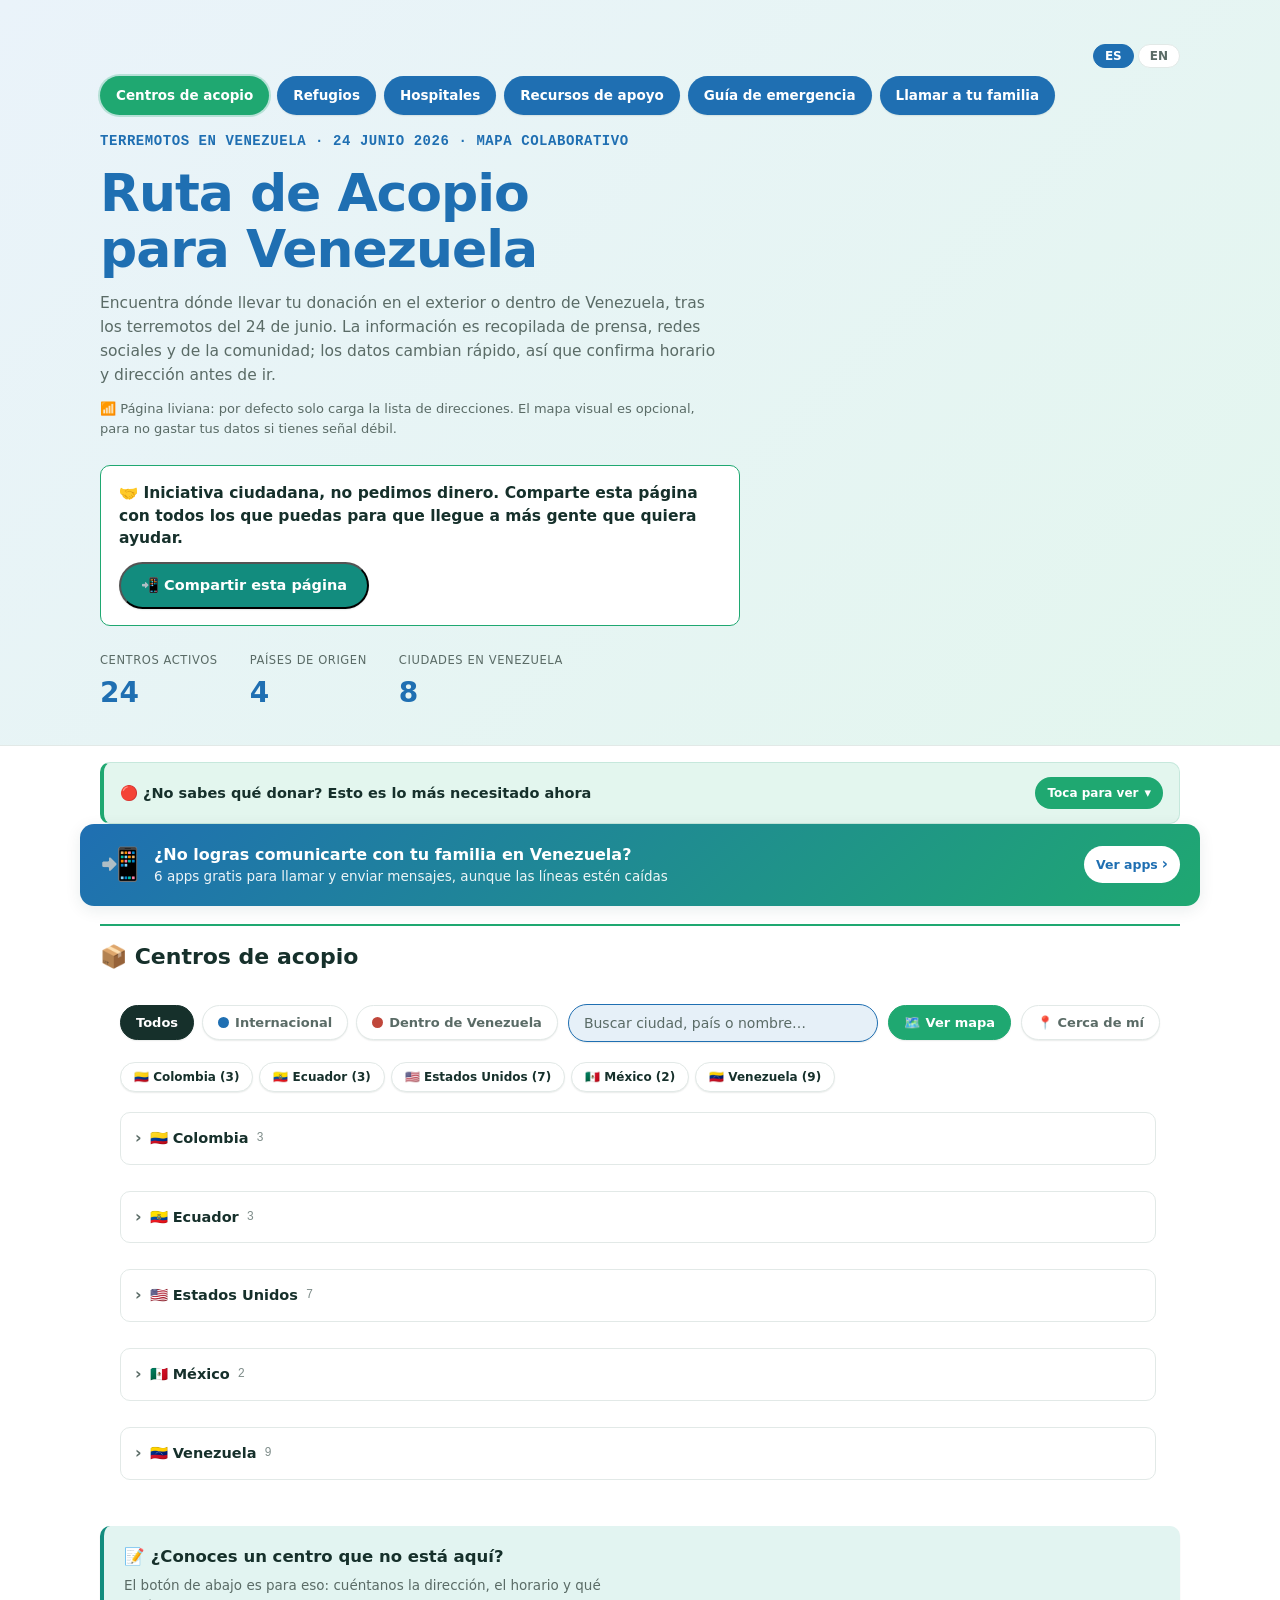
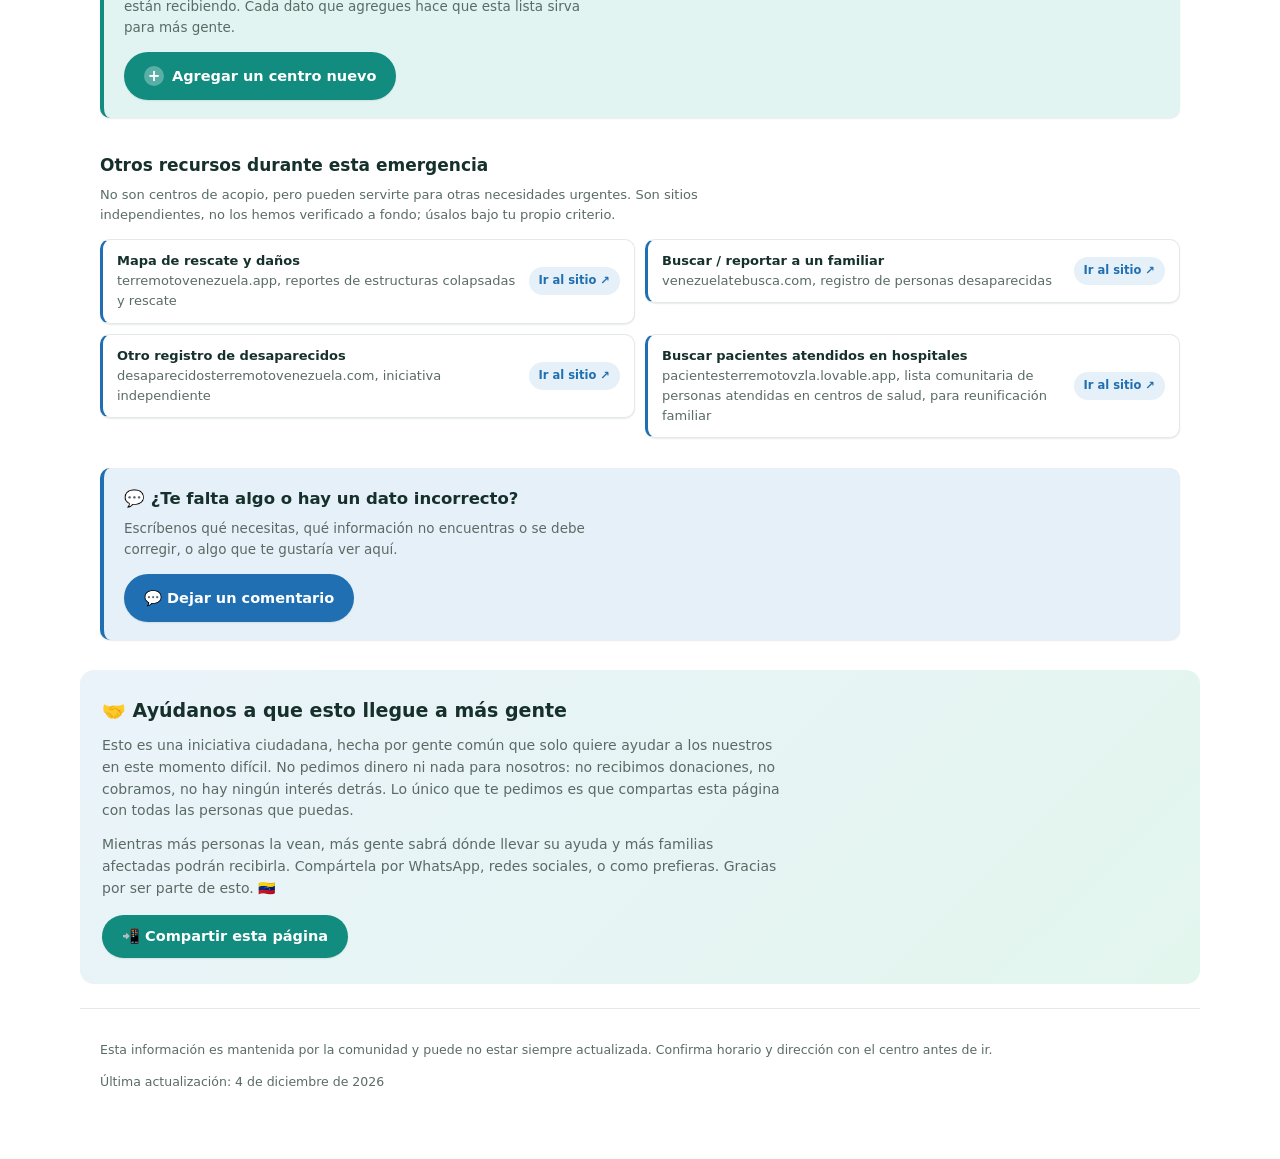
<file: index.html>
<!DOCTYPE html>
<html lang="es">
<head>
<meta charset="UTF-8" />
<meta name="viewport" content="width=device-width, initial-scale=1.0" />
<title>Ruta de Acopio para Venezuela, mapa de centros de ayuda</title>
<meta name="description" content="Mapa colaborativo de centros de acopio de ayuda humanitaria para Venezuela, dentro y fuera del país." />
<link rel="stylesheet" href="style.css" />
<script data-goatcounter="https://ayudavzla.goatcounter.com/count"
        async src="//gc.zgo.at/count.js"></script>
</head>
<body>

<header class="manifest-header">
  <div class="wrap">
    <div class="lang-bar">
      <button type="button" class="lang-btn is-active" data-lang="es">ES</button>
      <button type="button" class="lang-btn" data-lang="en">EN</button>
    </div>
    <nav class="page-nav">
      <a href="index.html" class="is-current" data-es="Centros de acopio" data-en="Donation centers">Centros de acopio</a>
      <a href="refugios.html" data-es="Refugios" data-en="Shelters">Refugios</a>
      <a href="hospitales.html" data-es="Hospitales" data-en="Hospitals">Hospitales</a>
      <a href="apoyo.html" data-es="Recursos de apoyo" data-en="Support resources">Recursos de apoyo</a>
      <a href="guia.html" data-es="Guía de emergencia" data-en="Emergency guide">Guía de emergencia</a>
      <a href="llamar.html" data-es="Llamar a tu familia" data-en="Call your family">Llamar a tu familia</a>
    </nav>
    <p class="eyebrow eyebrow--big" data-es="Terremotos en Venezuela · 24 junio 2026 · mapa colaborativo" data-en="Earthquakes in Venezuela · June 24, 2026 · collaborative map">Terremotos en Venezuela · 24 junio 2026 · mapa colaborativo</p>
    <h1><span data-es="Ruta de Acopio" data-en="Aid Route">Ruta de Acopio</span><br /><span class="accent" data-es="para Venezuela" data-en="for Venezuela">para Venezuela</span></h1>
    <p class="lede" data-es="Encuentra dónde llevar tu donación en el exterior o dentro de Venezuela, tras los terremotos del 24 de junio. La información es recopilada de prensa, redes sociales y de la comunidad; los datos cambian rápido, así que confirma horario y dirección antes de ir." data-en="Find where to drop off your donation abroad or inside Venezuela, after the June 24 earthquakes. Information is gathered from press, social media and the community; details change fast, so confirm hours and address before going.">Encuentra dónde llevar tu donación en el exterior o dentro de Venezuela, tras los terremotos del 24 de junio. La información es recopilada de prensa, redes sociales y de la comunidad; los datos cambian rápido, así que confirma horario y dirección antes de ir.</p>
    <p class="lede lede--light" data-es="📶 Página liviana: por defecto solo carga la lista de direcciones. El mapa visual es opcional, para no gastar tus datos si tienes señal débil." data-en="📶 Lightweight page: by default it only loads the list of addresses. The visual map is optional, to save your data if you have a weak signal.">📶 Página liviana: por defecto solo carga la lista de direcciones. El mapa visual es opcional, para no gastar tus datos si tienes señal débil.</p>
    <div class="share-top">
      <p class="share-top-text" data-es="🤝 Iniciativa ciudadana, no pedimos dinero. Comparte esta página con todos los que puedas para que llegue a más gente que quiera ayudar." data-en="🤝 Citizen-led initiative, we don't ask for money. Share this page with everyone you can so it reaches more people who want to help.">🤝 Iniciativa ciudadana, no pedimos dinero. Comparte esta página con todos los que puedas para que llegue a más gente que quiera ayudar.</p>
      <button type="button" id="share-btn-top" class="btn-suggest btn-suggest--big" data-es="📲 Compartir esta página" data-en="📲 Share this page">📲 Compartir esta página</button>
    </div>
    <dl class="stats">
      <div><dt id="stat-total">0</dt><dd data-es="centros activos" data-en="active centers">centros activos</dd></div>
      <div><dt id="stat-paises">0</dt><dd data-es="países de origen" data-en="origin countries">países de origen</dd></div>
      <div><dt id="stat-ciudades">0</dt><dd data-es="ciudades en Venezuela" data-en="cities in Venezuela">ciudades en Venezuela</dd></div>
    </dl>
  </div>
</header>

<section class="needs-bar wrap">
  <details class="needs" id="needs">
    <summary>
      <span class="needs-title" data-es="🔴 ¿No sabes qué donar? Esto es lo más necesitado ahora" data-en="🔴 Not sure what to donate? These are the most needed items right now">🔴 ¿No sabes qué donar? Esto es lo más necesitado ahora</span>
      <span class="needs-expand-hint">
        <span class="txt-ver" data-es="Toca para ver" data-en="Tap to see">Toca para ver</span>
        <span class="txt-cerrar" data-es="Toca para cerrar" data-en="Tap to close">Toca para cerrar</span>
        <span class="chev">▾</span>
      </span>
    </summary>
    <div class="needs-body">
      <div class="needs-cats" id="needs-cats"></div>
      <p class="needs-note" data-es="Esta lista se actualiza según lo que reportan los centros." data-en="This list is updated based on what centers report.">Esta lista se actualiza según lo que reportan los centros.</p>

      <div class="no-donar">
        <h4 class="no-donar-title" data-es="🚫 Qué NO donar (por favor)" data-en="🚫 What NOT to donate (please)">🚫 Qué NO donar (por favor)</h4>
        <p class="no-donar-intro" data-es="Con buena intención a veces se donan cosas que, en lugar de ayudar, estorban y le quitan tiempo a los voluntarios. Por favor evita:" data-en="With good intentions, people sometimes donate things that get in the way and take up volunteers' time instead of helping. Please avoid:">Con buena intención a veces se donan cosas que, en lugar de ayudar, estorban y le quitan tiempo a los voluntarios. Por favor evita:</p>
        <ul class="no-donar-list">
          <li data-es="Ropa sucia, rota o muy usada. Solo ropa limpia y en buen estado." data-en="Dirty, torn or worn-out clothing. Only clean clothing in good condition.">Ropa sucia, rota o muy usada. Solo ropa limpia y en buen estado.</li>
          <li data-es="Medicinas vencidas o ya abiertas. Solo medicinas selladas y con fecha vigente." data-en="Expired or opened medicine. Only sealed medicine within its expiry date.">Medicinas vencidas o ya abiertas. Solo medicinas selladas y con fecha vigente.</li>
          <li data-es="Comida abierta, vencida o que se dañe rápido. Nada preparado en casa. Solo enlatados y empaquetados sellados." data-en="Opened, expired or perishable food. Nothing homemade. Only sealed canned and packaged goods.">Comida abierta, vencida o que se dañe rápido. Nada preparado en casa. Solo enlatados y empaquetados sellados.</li>
          <li data-es="Colchones, muebles o electrodomésticos grandes. No hay cómo transportarlos ni dónde guardarlos." data-en="Mattresses, furniture or large appliances. There's no way to transport or store them.">Colchones, muebles o electrodomésticos grandes. No hay cómo transportarlos ni dónde guardarlos.</li>
          <li data-es="Juguetes rotos, electrónicos dañados o 'lo que ibas a botar'. El centro no es un lugar para deshacerte de cosas." data-en="Broken toys, damaged electronics or 'stuff you were going to throw away'. The center is not a place to get rid of things.">Juguetes rotos, electrónicos dañados o 'lo que ibas a botar'. El centro no es un lugar para deshacerte de cosas.</li>
          <li data-es="Vidrio o cosas frágiles sin protección, que se rompan en el camino." data-en="Glass or fragile items without protection that may break in transit.">Vidrio o cosas frágiles sin protección, que se rompan en el camino.</li>
        </ul>
        <p class="no-donar-resumen" data-es="✅ En resumen: dona solo lo que tú usarías o le darías a un ser querido: limpio, sellado, vigente y útil de verdad." data-en="✅ In short: donate only what you'd use yourself or give to a loved one: clean, sealed, current and truly useful.">✅ En resumen: dona solo lo que tú usarías o le darías a un ser querido: limpio, sellado, vigente y útil de verdad.</p>
      </div>
    </div>
  </details>
</section>

<section class="urgencias-dash wrap" id="urgencias-dash" style="display:none;">
  <p class="urgencias-dash-title" data-es="🆘 Necesidades urgentes ahora" data-en="🆘 Urgent needs right now">🆘 Necesidades urgentes ahora</p>
  <p class="urgencias-dash-intro" data-es="Esto es lo que la gente está pidiendo en este momento." data-en="This is what people are asking for right now.">Esto es lo que la gente está pidiendo en este momento.</p>
  <div class="urgencias-dash-list" id="urgencias-dash-list"></div>
  <a class="urgencias-dash-btn" href="urgencias.html" data-es="Ver todas las necesidades urgentes →" data-en="See all urgent needs →">Ver todas las necesidades urgentes →</a>
</section>

<a class="promo-ad wrap" href="llamar.html">
  <span class="promo-ad-icon">📲</span>
  <span class="promo-ad-text">
    <strong data-es="¿No logras comunicarte con tu familia en Venezuela?" data-en="Can't reach your family in Venezuela?">¿No logras comunicarte con tu familia en Venezuela?</strong>
    <span data-es="6 apps gratis para llamar y enviar mensajes, aunque las líneas estén caídas" data-en="6 free apps to call and message, even when phone lines are down">6 apps gratis para llamar y enviar mensajes, aunque las líneas estén caídas</span>
  </span>
  <span class="promo-ad-hint">
    <span data-es="Ver apps" data-en="See apps">Ver apps</span>
    <span class="chev">›</span>
  </span>
</a>

<section class="voluntarios-bar wrap" id="voluntarios-section" style="display:none;">
  <div class="voluntarios-box">
    <h2 class="voluntarios-title" data-es="🙋 Se necesitan voluntarios" data-en="🙋 Volunteers needed">🙋 Se necesitan voluntarios</h2>
    <p class="voluntarios-intro" data-es="Estos lugares necesitan manos ahora mismo. Si puedes ayudar, contáctalos o acércate." data-en="These places need hands right now. If you can help, contact them or stop by.">Estos lugares necesitan manos ahora mismo. Si puedes ayudar, contáctalos o acércate.</p>
    <div class="voluntarios-list" id="voluntarios-list"></div>
    <div class="buscar-vol-wrap">
      <button type="button" id="buscar-vol-btn" class="buscar-vol-btn" data-es="🙋 Quiero ser voluntario — ¿Dónde ayudo?" data-en="🙋 I want to volunteer — Where do I help?">🙋 Quiero ser voluntario — ¿Dónde ayudo?</button>
      <div id="buscar-vol-panel" class="buscar-vol-panel" hidden>
        <p class="buscar-vol-label" data-es="Elige dónde quieres ayudar:" data-en="Choose where you want to help:">Elige dónde quieres ayudar:</p>
        <div class="buscar-vol-opciones">
          <a href="index.html#voluntarios-section" class="buscar-vol-op" data-es="📦 Centros de acopio" data-en="📦 Donation centers">📦 Centros de acopio</a>
          <a href="refugios.html#voluntarios-section" class="buscar-vol-op" data-es="🏠 Refugios de personas" data-en="🏠 People shelters">🏠 Refugios de personas</a>
          <a href="refugios.html#masc-voluntarios" class="buscar-vol-op" data-es="🐾 Refugios de mascotas" data-en="🐾 Pet shelters">🐾 Refugios de mascotas</a>
          <a href="hospitales.html" class="buscar-vol-op" data-es="🏥 Hospitales y clínicas" data-en="🏥 Hospitals and clinics">🏥 Hospitales y clínicas</a>
          <a href="apoyo.html#apoyo-voluntarios" class="buscar-vol-op" data-es="🤝 Recursos de apoyo" data-en="🤝 Support resources">🤝 Recursos de apoyo</a>
        </div>
      </div>
    </div>
  </div>
</section>

<main class="wrap">
  <h2 class="seccion-pagina" data-es="📦 Centros de acopio" data-en="📦 Donation centers">📦 Centros de acopio</h2>
  <section class="controls" aria-label="Filtros de búsqueda">
    <div class="filter-group" role="group" aria-label="Filtrar por tipo">
      <button class="filter-btn is-active" data-filter="todos" aria-pressed="true" data-es="Todos" data-en="All">Todos</button>
      <button class="filter-btn" data-filter="internacional" aria-pressed="false">
        <span class="dot dot--internacional"></span><span data-es="Internacional" data-en="International">Internacional</span>
      </button>
      <button class="filter-btn" data-filter="nacional" aria-pressed="false">
        <span class="dot dot--nacional"></span><span data-es="Dentro de Venezuela" data-en="Inside Venezuela">Dentro de Venezuela</span>
      </button>
    </div>

    <div class="search-group">
      <label for="search" class="sr-only">Buscar</label>
      <input type="search" id="search" class="search-input" placeholder="Buscar ciudad, país o nombre…" data-ph-es="Buscar ciudad, país o nombre…" data-ph-en="Search city, country or name…" autocomplete="off" />
    </div>

    <button type="button" id="toggle-map" class="filter-btn filter-btn--map" aria-pressed="false" title="Usa datos móviles">
      🗺️ <span data-es="Ver mapa" data-en="Show map">Ver mapa</span>
    </button>

    <button type="button" id="near-me" class="filter-btn" data-es="📍 Cerca de mí" data-en="📍 Near me">📍 Cerca de mí</button>
  </section>

  <section class="content" id="content">
    <div id="map" class="map" role="application" aria-label="Mapa de centros de acopio"></div>
    <div class="list-wrap">
      <div class="quick-nav" id="quick-nav" aria-label="Saltar a un país"></div>
      <div class="list" id="list" aria-label="Lista de centros de acopio"></div>
    </div>
  </section>
</main>

<section class="callouts wrap">
  <div class="callout callout--suggest" id="callout-suggest">
    <div class="callout-text">
      <h2 data-es="📝 ¿Conoces un centro que no está aquí?" data-en="📝 Know a center that's not listed?">📝 ¿Conoces un centro que no está aquí?</h2>
      <p data-es="El botón de abajo es para eso: cuéntanos la dirección, el horario y qué están recibiendo. Cada dato que agregues hace que esta lista sirva para más gente." data-en="That's what the button below is for: tell us the address, hours and what they're receiving. Every detail you add helps more people.">El botón de abajo es para eso: cuéntanos la dirección, el horario y qué están recibiendo. Cada dato que agregues hace que esta lista sirva para más gente.</p>
    </div>
    <a id="form-toggle" class="btn-suggest btn-suggest--big" href="https://docs.google.com/forms/d/e/1FAIpQLSc6tMMDb3qRwKKgLBDQmvnCx_Oh3EgVb6UER4RASWDkrZB6QQ/viewform" target="_blank" rel="noopener"><span class="btn-add-icon">+</span><span data-es="Agregar un centro nuevo" data-en="Add a new center">Agregar un centro nuevo</span></a>
</section>

<section class="resources wrap" aria-label="Otros recursos">
  <h2 data-es="Otros recursos durante esta emergencia" data-en="Other resources during this emergency">Otros recursos durante esta emergencia</h2>
  <p class="resources-note" data-es="No son centros de acopio, pero pueden servirte para otras necesidades urgentes. Son sitios independientes, no los hemos verificado a fondo; úsalos bajo tu propio criterio." data-en="These are not donation centers, but may help with other urgent needs. They are independent sites we haven't fully vetted; use at your own discretion.">No son centros de acopio, pero pueden servirte para otras necesidades urgentes. Son sitios independientes, no los hemos verificado a fondo; úsalos bajo tu propio criterio.</p>
  <ul class="resources-list">
    <li>
      <a href="https://terremotovenezuela.app/" target="_blank" rel="noopener">
      <span class="res-body">
        <strong data-es="Mapa de rescate y daños" data-en="Rescue and damage map">Mapa de rescate y daños</strong>
        <span data-es="terremotovenezuela.app, reportes de estructuras colapsadas y rescate" data-en="terremotovenezuela.app, reports of collapsed structures and rescue">terremotovenezuela.app, reportes de estructuras colapsadas y rescate</span>
      </span>
      <span class="res-go" data-es="Ir al sitio ↗" data-en="Go to site ↗">Ir al sitio ↗</span>
          </a>
    </li>
    <li>
      <a href="https://venezuelatebusca.com/" target="_blank" rel="noopener">
      <span class="res-body">
        <strong data-es="Buscar / reportar a un familiar" data-en="Find / report a relative">Buscar / reportar a un familiar</strong>
        <span data-es="venezuelatebusca.com, registro de personas desaparecidas" data-en="venezuelatebusca.com, missing persons registry">venezuelatebusca.com, registro de personas desaparecidas</span>
      </span>
      <span class="res-go" data-es="Ir al sitio ↗" data-en="Go to site ↗">Ir al sitio ↗</span>
          </a>
    </li>
    <li>
      <a href="https://desaparecidosterremotovenezuela.com/" target="_blank" rel="noopener">
      <span class="res-body">
        <strong data-es="Otro registro de desaparecidos" data-en="Another missing persons registry">Otro registro de desaparecidos</strong>
        <span data-es="desaparecidosterremotovenezuela.com, iniciativa independiente" data-en="desaparecidosterremotovenezuela.com, independent initiative">desaparecidosterremotovenezuela.com, iniciativa independiente</span>
      </span>
      <span class="res-go" data-es="Ir al sitio ↗" data-en="Go to site ↗">Ir al sitio ↗</span>
          </a>
    </li>
    <li>
      <a href="https://pacientesterremotovzla.lovable.app/" target="_blank" rel="noopener">
      <span class="res-body">
        <strong data-es="Buscar pacientes atendidos en hospitales" data-en="Search patients treated in hospitals">Buscar pacientes atendidos en hospitales</strong>
        <span data-es="pacientesterremotovzla.lovable.app, lista comunitaria de personas atendidas en centros de salud, para reunificación familiar" data-en="pacientesterremotovzla.lovable.app, community list of people treated at health centers, for family reunification">pacientesterremotovzla.lovable.app, lista comunitaria de personas atendidas en centros de salud, para reunificación familiar</span>
      </span>
      <span class="res-go" data-es="Ir al sitio ↗" data-en="Go to site ↗">Ir al sitio ↗</span>
          </a>
    </li>
  </ul>
</section>

<section class="callouts callouts--bottom wrap">
  <div class="callout callout--comments" id="callout-comments">
    <div class="callout-text">
      <h2 data-es="💬 ¿Te falta algo o hay un dato incorrecto?" data-en="💬 Missing something or found an error?">💬 ¿Te falta algo o hay un dato incorrecto?</h2>
      <p data-es="Escríbenos qué necesitas, qué información no encuentras o se debe corregir, o algo que te gustaría ver aquí." data-en="Tell us what you need, what information is missing or should be corrected, or anything you'd like to see here.">Escríbenos qué necesitas, qué información no encuentras o se debe corregir, o algo que te gustaría ver aquí.</p>
    </div>
    <a id="comments-toggle" class="btn-suggest btn-suggest--big btn-suggest--alt" href="https://docs.google.com/forms/d/e/1FAIpQLSf7ZRDttThbIuz0whSE1OcL2Tv3Mg_xNTJmZNkjfKXZ1siokA/viewform" target="_blank" rel="noopener">
      <span data-es="💬 Dejar un comentario" data-en="💬 Leave a comment">💬 Dejar un comentario</span>
    </a>
</section>

<section class="share-bottom wrap">
  <h2 data-es="🤝 Ayúdanos a que esto llegue a más gente" data-en="🤝 Help this reach more people">🤝 Ayúdanos a que esto llegue a más gente</h2>
  <p data-es="Esto es una iniciativa ciudadana, hecha por gente común que solo quiere ayudar a los nuestros en este momento difícil. No pedimos dinero ni nada para nosotros: no recibimos donaciones, no cobramos, no hay ningún interés detrás. Lo único que te pedimos es que compartas esta página con todas las personas que puedas." data-en="This is a citizen-led initiative, made by ordinary people who just want to help our own in this difficult time. We don't ask for money or anything for ourselves: we don't receive donations, we don't charge, there's no interest behind this. The only thing we ask is that you share this page with as many people as you can.">Esto es una iniciativa ciudadana, hecha por gente común que solo quiere ayudar a los nuestros en este momento difícil. No pedimos dinero ni nada para nosotros: no recibimos donaciones, no cobramos, no hay ningún interés detrás. Lo único que te pedimos es que compartas esta página con todas las personas que puedas.</p>
  <p data-es="Mientras más personas la vean, más gente sabrá dónde llevar su ayuda y más familias afectadas podrán recibirla. Compártela por WhatsApp, redes sociales, o como prefieras. Gracias por ser parte de esto. 🇻🇪" data-en="The more people who see it, the more will know where to bring their help, and the more affected families can receive it. Share it on WhatsApp, social media, or however you like. Thank you for being part of this. 🇻🇪">Mientras más personas la vean, más gente sabrá dónde llevar su ayuda y más familias afectadas podrán recibirla. Compártela por WhatsApp, redes sociales, o como prefieras. Gracias por ser parte de esto. 🇻🇪</p>
  <button type="button" id="share-btn" class="btn-suggest btn-suggest--big" data-es="📲 Compartir esta página" data-en="📲 Share this page">📲 Compartir esta página</button>
</section>

<footer class="site-footer wrap">
  <p data-es="Esta información es mantenida por la comunidad y puede no estar siempre actualizada. Confirma horario y dirección con el centro antes de ir." data-en="This information is community-maintained and may not always be up to date. Confirm hours and address with the center before going.">Esta información es mantenida por la comunidad y puede no estar siempre actualizada. Confirma horario y dirección con el centro antes de ir.</p>
  <p><span data-es="Última actualización:" data-en="Last updated:">Última actualización:</span> <span id="last-updated"></span></p>
</footer>

<script src="insumos.js"></script>
<script src="centros-data.js"></script>
<script src="mis-centros.js"></script>
<script src="apoyo-data.js"></script>
<script src="helpers.js"></script>
<script src="urgencias-data.js"></script>
<script src="urgencias.js"></script>
<script src="script.js"></script>
</body>
</html>
</file>
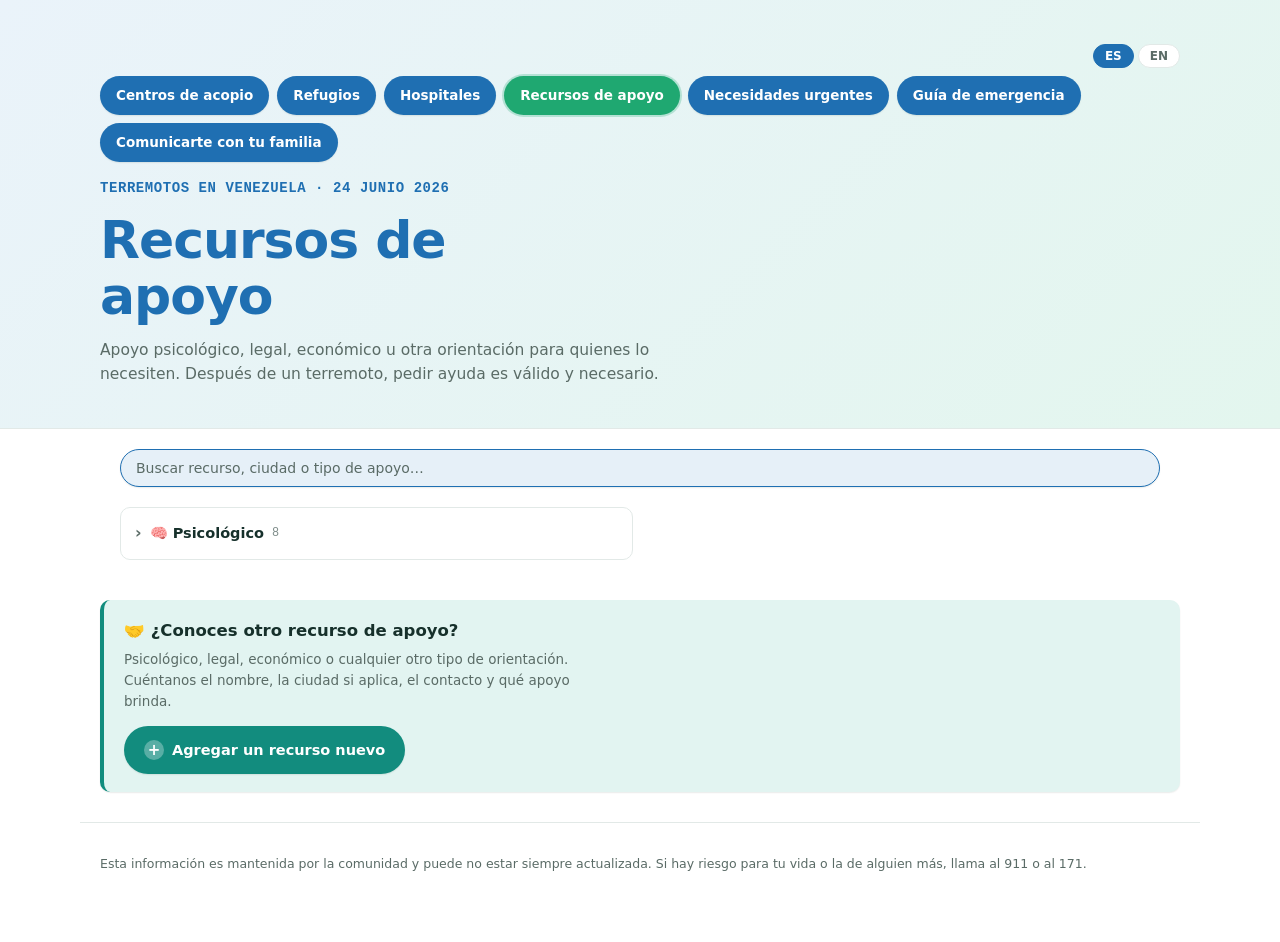
<file: apoyo.html>
<!DOCTYPE html>
<html lang="es">
<head>
<meta charset="UTF-8" />
<meta name="viewport" content="width=device-width, initial-scale=1.0" />
<title>Recursos de apoyo — Venezuela</title>
<meta name="description" content="Recursos de apoyo psicológico, legal, económico y de orientación para los afectados por los terremotos en Venezuela." />
<link rel="stylesheet" href="style.css" />
<script data-goatcounter="https://ayudavzla.goatcounter.com/count"
        async src="//gc.zgo.at/count.js"></script>
</head>
<body>

<header class="manifest-header">
  <div class="wrap">
    <div class="lang-bar">
      <button type="button" class="lang-btn is-active" data-lang="es">ES</button>
      <button type="button" class="lang-btn" data-lang="en">EN</button>
    </div>
    <nav class="page-nav">
      <a href="index.html" data-es="Centros de acopio" data-en="Donation centers">Centros de acopio</a>
      <a href="refugios.html" data-es="Refugios" data-en="Shelters">Refugios</a>
      <a href="hospitales.html" data-es="Hospitales" data-en="Hospitals">Hospitales</a>
      <a href="apoyo.html" class="is-current" data-es="Recursos de apoyo" data-en="Support resources">Recursos de apoyo</a>
      <a href="urgencias.html" data-es="Necesidades urgentes" data-en="Urgent needs">Necesidades urgentes</a>
      <a href="guia.html" data-es="Guía de emergencia" data-en="Emergency guide">Guía de emergencia</a>
      <a href="llamar.html" data-es="Comunicarte con tu familia" data-en="Call your family">Comunicarte con tu familia</a>
    </nav>
    <p class="eyebrow eyebrow--big" data-es="Terremotos en Venezuela · 24 junio 2026" data-en="Earthquakes in Venezuela · June 24, 2026">Terremotos en Venezuela · 24 junio 2026</p>
    <h1><span data-es="Recursos de" data-en="Support">Recursos de</span><br /><span class="accent" data-es="apoyo" data-en="resources">apoyo</span></h1>
    <p class="lede" data-es="Apoyo psicológico, legal, económico u otra orientación para quienes lo necesiten. Después de un terremoto, pedir ayuda es válido y necesario." data-en="Psychological, legal, financial or other support for those who need it. After an earthquake, asking for help is valid and necessary.">Apoyo psicológico, legal, económico u otra orientación para quienes lo necesiten. Después de un terremoto, pedir ayuda es válido y necesario.</p>
  </div>
</header>

<main class="wrap">
  <section class="controls" aria-label="Filtros">
    <div class="search-group">
      <label for="apoyo-search" class="sr-only">Buscar</label>
      <input type="search" id="apoyo-search" class="search-input" placeholder="Buscar recurso, ciudad o tipo de apoyo…" data-ph-es="Buscar recurso, ciudad o tipo de apoyo…" data-ph-en="Search resource, city or type of support…" autocomplete="off" />
    </div>
  </section>

  <section class="content" id="content">
    <div class="list-wrap">
      <div class="list" id="apoyo-list" aria-label="Lista de recursos de apoyo"></div>
    </div>
  </section>
</main>

<section class="voluntarios-bar wrap" id="apoyo-voluntarios" style="display:none;">
  <div class="voluntarios-box">
    <h2 class="voluntarios-title" data-es="🙋 Recursos de apoyo que necesitan voluntarios" data-en="🙋 Support resources that need volunteers">🙋 Recursos de apoyo que necesitan voluntarios</h2>
    <p class="voluntarios-intro" data-es="Estos recursos necesitan manos ahora. Si puedes ayudar, contáctalos." data-en="These resources need hands right now. If you can help, contact them.">Estos recursos necesitan manos ahora. Si puedes ayudar, contáctalos.</p>
    <div class="voluntarios-list" id="apoyo-voluntarios-list"></div>
  </div>
</section>

<section class="callouts wrap">
  <div class="callout callout--suggest">
    <div class="callout-text">
      <h2 data-es="🤝 ¿Conoces otro recurso de apoyo?" data-en="🤝 Know another support resource?">🤝 ¿Conoces otro recurso de apoyo?</h2>
      <p data-es="Psicológico, legal, económico o cualquier otro tipo de orientación. Cuéntanos el nombre, la ciudad si aplica, el contacto y qué apoyo brinda." data-en="Psychological, legal, financial or any other kind of guidance. Tell us the name, city if applicable, contact and what support it offers.">Psicológico, legal, económico o cualquier otro tipo de orientación. Cuéntanos el nombre, la ciudad si aplica, el contacto y qué apoyo brinda.</p>
    </div>
    <a id="apoyo-form-toggle" class="btn-suggest btn-suggest--big" href="https://docs.google.com/forms/d/e/1FAIpQLScK2mBzD5n1C8ylv_rmaXunUdGpYvrcleq1ZwOfX2uDFV9vPg/viewform" target="_blank" rel="noopener"><span class="btn-add-icon">+</span><span data-es="Agregar un recurso nuevo" data-en="Add a new resource">Agregar un recurso nuevo</span></a>
</section>

<footer class="site-footer wrap">
  <p data-es="Esta información es mantenida por la comunidad y puede no estar siempre actualizada. Si hay riesgo para tu vida o la de alguien más, llama al 911 o al 171." data-en="This information is community-maintained and may not always be up to date. If there is danger to life, call 911 or 171.">Esta información es mantenida por la comunidad y puede no estar siempre actualizada. Si hay riesgo para tu vida o la de alguien más, llama al 911 o al 171.</p>
</footer>

<script src="helpers.js"></script>
<script src="apoyo-data.js"></script>
<script src="apoyo.js"></script>
</body>
</html>
</file>
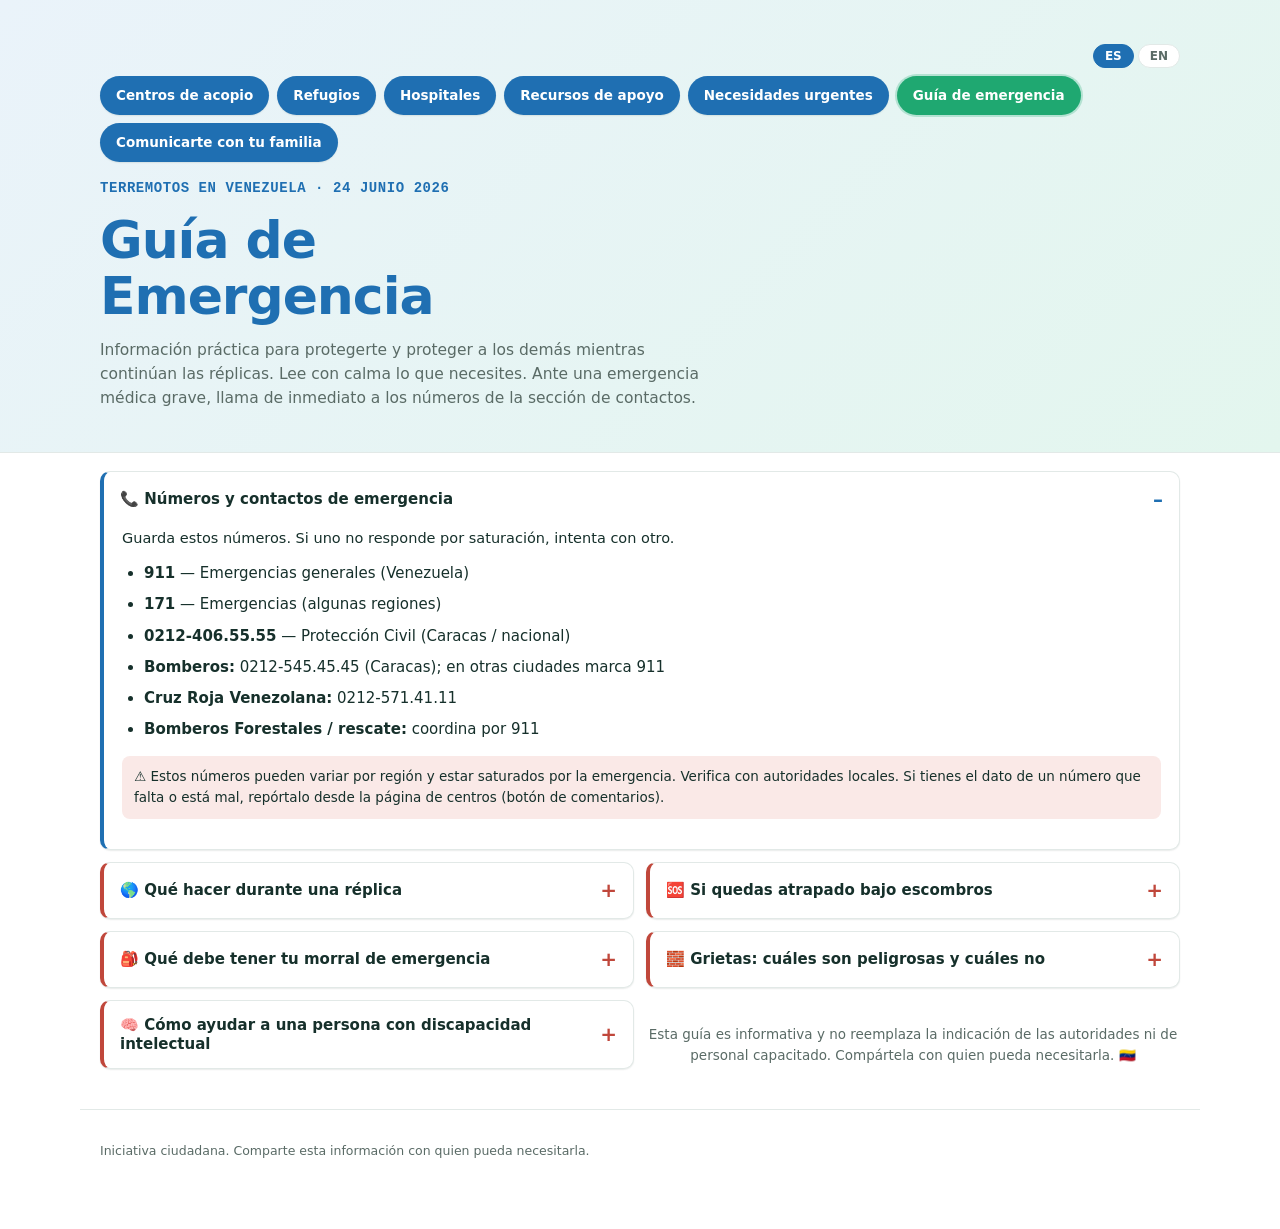
<file: guia.html>
<!DOCTYPE html>
<html lang="es">
<head>
<meta charset="UTF-8" />
<meta name="viewport" content="width=device-width, initial-scale=1.0" />
<title>Guía de Emergencia — Terremoto Venezuela</title>
<meta name="description" content="Guía práctica de emergencia tras los terremotos en Venezuela: qué hacer en una réplica, si quedas atrapado, contactos de emergencia, morral de emergencia y más." />
<link rel="stylesheet" href="style.css" />
<script data-goatcounter="https://ayudavzla.goatcounter.com/count"
        async src="//gc.zgo.at/count.js"></script>
</head>
<body>

<header class="manifest-header">
  <div class="wrap">
    <div class="lang-bar">
      <button type="button" class="lang-btn is-active" data-lang="es">ES</button>
      <button type="button" class="lang-btn" data-lang="en">EN</button>
    </div>
    <nav class="page-nav">
      <a href="index.html" data-es="Centros de acopio" data-en="Donation centers">Centros de acopio</a>
      <a href="refugios.html" data-es="Refugios" data-en="Shelters">Refugios</a>
      <a href="hospitales.html" data-es="Hospitales" data-en="Hospitals">Hospitales</a>
      <a href="apoyo.html" data-es="Recursos de apoyo" data-en="Support resources">Recursos de apoyo</a>
      <a href="urgencias.html" data-es="Necesidades urgentes" data-en="Urgent needs">Necesidades urgentes</a>
      <a href="guia.html" class="is-current" data-es="Guía de emergencia" data-en="Emergency guide">Guía de emergencia</a>
      <a href="llamar.html" data-es="Comunicarte con tu familia" data-en="Call your family">Comunicarte con tu familia</a>
    </nav>
    <p class="eyebrow eyebrow--big" data-es="Terremotos en Venezuela · 24 junio 2026" data-en="Earthquakes in Venezuela · June 24, 2026">Terremotos en Venezuela · 24 junio 2026</p>
    <h1><span data-es="Guía de" data-en="Emergency">Guía de</span><br /><span class="accent" data-es="Emergencia" data-en="Guide">Emergencia</span></h1>
    <p class="lede" data-es="Información práctica para protegerte y proteger a los demás mientras continúan las réplicas. Lee con calma lo que necesites. Ante una emergencia médica grave, llama de inmediato a los números de la sección de contactos." data-en="Practical information to protect yourself and others while aftershocks continue. Read calmly whatever you need. In a serious medical emergency, call the numbers in the contacts section right away.">
      Información práctica para protegerte y proteger a los demás mientras
      continúan las réplicas. Lee con calma lo que necesites. Ante una
      emergencia médica grave, llama de inmediato a los números de la
      sección de contactos.
    </p>
  </div>
</header>

<main class="wrap guia-wrap guia-main">
  <!-- CONTACTOS PRIMERO -->
  <details class="guia-sec" open>
    <summary data-es="📞 Números y contactos de emergencia" data-en="📞 Emergency numbers and contacts">📞 Números y contactos de emergencia</summary>
    <div class="guia-body">
      <p data-es="Guarda estos números. Si uno no responde por saturación, intenta con otro." data-en="Save these numbers. If one doesn't answer due to overload, try another.">Guarda estos números. Si uno no responde por saturación, intenta con otro.</p>
      <ul class="contactos">
        <li><strong>911</strong> — <span data-es="Emergencias generales (Venezuela)" data-en="General emergencies (Venezuela)">Emergencias generales (Venezuela)</span></li>
        <li><strong>171</strong> — <span data-es="Emergencias (algunas regiones)" data-en="Emergencies (some regions)">Emergencias (algunas regiones)</span></li>
        <li><strong>0212-406.55.55</strong> — <span data-es="Protección Civil (Caracas / nacional)" data-en="Civil Protection (Caracas / national)">Protección Civil (Caracas / nacional)</span></li>
        <li><strong><span data-es="Bomberos:" data-en="Fire department:">Bomberos:</span></strong> <span data-es="0212-545.45.45 (Caracas); en otras ciudades marca 911" data-en="0212-545.45.45 (Caracas); in other cities dial 911">0212-545.45.45 (Caracas); en otras ciudades marca 911</span></li>
        <li><strong><span data-es="Cruz Roja Venezolana:" data-en="Venezuelan Red Cross:">Cruz Roja Venezolana:</span></strong> 0212-571.41.11</li>
        <li><strong><span data-es="Bomberos Forestales / rescate:" data-en="Forest firefighters / rescue:">Bomberos Forestales / rescate:</span></strong> <span data-es="coordina por 911" data-en="coordinate through 911">coordina por 911</span></li>
      </ul>
      <p class="guia-nota" data-es="⚠️ Estos números pueden variar por región y estar saturados por la emergencia. Verifica con autoridades locales. Si tienes el dato de un número que falta o está mal, repórtalo desde la página de centros (botón de comentarios)." data-en="⚠️ These numbers may vary by region and may be overloaded due to the emergency. Check with local authorities. If you have a number that's missing or wrong, report it from the donation centers page (comment button).">⚠️ Estos números pueden variar por región y estar saturados por la emergencia. Verifica con autoridades locales. Si tienes el dato de un número que falta o está mal, repórtalo desde la página de centros (botón de comentarios).</p>
    </div>
  </details>

  <!-- ============ 1. RÉPLICAS ============ -->
  <details class="guia-sec">
    <summary data-es="🌎 Qué hacer durante una réplica" data-en="🌎 What to do during an aftershock">🌎 Qué hacer durante una réplica</summary>
    <div class="guia-body">
      <p data-es="Después de un terremoto grande siguen ocurriendo réplicas que pueden ser fuertes. Si sientes un temblor:" data-en="After a big earthquake, aftershocks keep happening and can be strong. If you feel shaking:">Después de un terremoto grande siguen ocurriendo réplicas que pueden ser fuertes. Si sientes un temblor:</p>
      <ul>
        <li><strong data-es="AGÁCHATE" data-en="DROP">AGÁCHATE</strong> <span data-es="al suelo antes de que el temblor te tumbe." data-en="to the ground before the shaking knocks you down.">al suelo antes de que el temblor te tumbe.</span></li>
        <li><strong data-es="CÚBRETE" data-en="COVER">CÚBRETE</strong> <span data-es="la cabeza y el cuello. Métete debajo de una mesa o escritorio resistente. Si no hay, ponte junto a un muro interior, lejos de ventanas." data-en="your head and neck. Get under a sturdy table or desk. If there isn't one, get next to an interior wall, away from windows.">la cabeza y el cuello. Métete debajo de una mesa o escritorio resistente. Si no hay, ponte junto a un muro interior, lejos de ventanas.</span></li>
        <li><strong data-es="AGÁRRATE" data-en="HOLD ON">AGÁRRATE</strong> <span data-es="de algo firme hasta que pare el movimiento." data-en="to something sturdy until the shaking stops.">de algo firme hasta que pare el movimiento.</span></li>
      </ul>
      <p><strong data-es="Si estás adentro:" data-en="If you're indoors:">Si estás adentro:</strong> <span data-es="quédate adentro. La mayoría de las lesiones ocurren al intentar salir corriendo. Aléjate de ventanas, espejos y cosas que puedan caer." data-en="stay inside. Most injuries happen while trying to run outside. Stay away from windows, mirrors and things that could fall.">quédate adentro. La mayoría de las lesiones ocurren al intentar salir corriendo. Aléjate de ventanas, espejos y cosas que puedan caer.</span></p>
      <p><strong data-es="Si estás afuera:" data-en="If you're outdoors:">Si estás afuera:</strong> <span data-es="ve a un espacio abierto, lejos de edificios, postes, cables eléctricos y árboles. Agáchate y espera." data-en="go to an open space, away from buildings, poles, power lines and trees. Drop and wait.">ve a un espacio abierto, lejos de edificios, postes, cables eléctricos y árboles. Agáchate y espera.</span></p>
      <p><strong data-es="Si vas en carro:" data-en="If you're driving:">Si vas en carro:</strong> <span data-es="detente en un lugar despejado (no debajo de puentes ni cerca de edificios) y quédate dentro hasta que pare." data-en="stop in a clear spot (not under bridges or near buildings) and stay inside until it stops.">detente en un lugar despejado (no debajo de puentes ni cerca de edificios) y quédate dentro hasta que pare.</span></p>
      <p><strong data-es="Después del temblor:" data-en="After the shaking:">Después del temblor:</strong> <span data-es="si tu casa tiene daños visibles (grietas grandes, paredes torcidas, olor a gas), sal con calma y no vuelvas a entrar hasta que alguien capacitado lo revise." data-en="if your home has visible damage (large cracks, tilted walls, gas smell), leave calmly and don't go back in until someone trained checks it.">si tu casa tiene daños visibles (grietas grandes, paredes torcidas, olor a gas), sal con calma y no vuelvas a entrar hasta que alguien capacitado lo revise.</span></p>
    </div>
  </details>

  <!-- ============ 2. ATRAPADO ============ -->
  <details class="guia-sec">
    <summary data-es="🆘 Si quedas atrapado bajo escombros" data-en="🆘 If you're trapped under rubble">🆘 Si quedas atrapado bajo escombros</summary>
    <div class="guia-body">
      <p data-es="Si quedas atrapado, lo más importante es conservar energía y aire, y ayudar a que te ubiquen:" data-en="If you're trapped, the most important thing is to save energy and air, and help rescuers find you:">Si quedas atrapado, lo más importante es conservar energía y aire, y ayudar a que te ubiquen:</p>
      <ul>
        <li><strong data-es="No grites" data-en="Don't shout">No grites</strong> <span data-es="salvo que escuches a rescatistas cerca. Gritar gasta oxígeno y energía, y puedes hacerte daño respirando polvo." data-en="unless you hear rescuers nearby. Shouting uses up oxygen and energy, and you could hurt yourself breathing in dust.">salvo que escuches a rescatistas cerca. Gritar gasta oxígeno y energía, y puedes hacerte daño respirando polvo.</span></li>
        <li><strong data-es="Cúbrete la boca y la nariz" data-en="Cover your mouth and nose">Cúbrete la boca y la nariz</strong> <span data-es="con tela o tu ropa para no respirar polvo." data-en="with fabric or your clothing so you don't breathe in dust.">con tela o tu ropa para no respirar polvo.</span></li>
        <li><strong data-es="Haz ruido golpeando" data-en="Make noise by tapping">Haz ruido golpeando</strong> <span data-es="una tubería, una pared o una viga con un objeto duro o una piedra, en series de 3 golpes. El sonido viaja mejor que la voz entre los escombros." data-en="a pipe, a wall or a beam with a hard object or a rock, in sets of 3 taps. Sound travels better than your voice through rubble.">una tubería, una pared o una viga con un objeto duro o una piedra, en series de 3 golpes. El sonido viaja mejor que la voz entre los escombros.</span></li>
        <li><span data-es="Si tienes el" data-en="If you have your">Si tienes el</span> <strong data-es="teléfono" data-en="phone">teléfono</strong><span data-es=", úsalo: llama o envía mensaje con tu ubicación, y baja el brillo para ahorrar batería. Si no hay señal, un silbato o golpear es mejor que gritar." data-en=", use it: call or send a message with your location, and lower the brightness to save battery. If there's no signal, a whistle or tapping is better than shouting.">, úsalo: llama o envía mensaje con tu ubicación, y baja el brillo para ahorrar batería. Si no hay señal, un silbato o golpear es mejor que gritar.</span></li>
        <li><strong data-es="Muévete lo menos posible" data-en="Move as little as possible">Muévete lo menos posible</strong> <span data-es="para no provocar derrumbes ni levantar polvo." data-en="to avoid causing collapses or raising dust.">para no provocar derrumbes ni levantar polvo.</span></li>
        <li><span data-es="Si ves a alguien atrapado," data-en="If you see someone trapped,">Si ves a alguien atrapado,</span> <strong data-es="no lo muevas bruscamente" data-en="don't move them abruptly">no lo muevas bruscamente</strong> <span data-es="y no retires escombros pesados tú solo: marca el lugar y avisa a los rescatistas." data-en="and don't remove heavy rubble by yourself: mark the spot and alert rescuers.">y no retires escombros pesados tú solo: marca el lugar y avisa a los rescatistas.</span></li>
      </ul>
    </div>
  </details>

  <!-- ============ 4. MORRAL DE EMERGENCIA ============ -->
  <details class="guia-sec">
    <summary data-es="🎒 Qué debe tener tu morral de emergencia" data-en="🎒 What your emergency bag should have">🎒 Qué debe tener tu morral de emergencia</summary>
    <div class="guia-body">
      <p data-es="Ten un morral listo cerca de la puerta, por si tienes que salir rápido durante una réplica. Lo esencial:" data-en="Keep a bag ready near the door, in case you need to leave quickly during an aftershock. The essentials:">Ten un morral listo cerca de la puerta, por si tienes que salir rápido durante una réplica. Lo esencial:</p>
      <ul>
        <li><strong data-es="Agua:" data-en="Water:">Agua:</strong> <span data-es="botellas para al menos 3 días (mínimo 3 litros por persona)." data-en="bottles for at least 3 days (at least 3 liters per person).">botellas para al menos 3 días (mínimo 3 litros por persona).</span></li>
        <li><strong data-es="Comida" data-en="Food">Comida</strong> <span data-es="que no se dañe: enlatados, galletas, barras, frutos secos. Y un abrelatas." data-en="that won't spoil: canned food, crackers, bars, nuts. And a can opener.">que no se dañe: enlatados, galletas, barras, frutos secos. Y un abrelatas.</span></li>
        <li><strong data-es="Linterna" data-en="Flashlight">Linterna</strong> <span data-es="y pilas extra (mejor que velas, por riesgo de fuego con fugas de gas)." data-en="and extra batteries (better than candles, due to fire risk with gas leaks).">y pilas extra (mejor que velas, por riesgo de fuego con fugas de gas).</span></li>
        <li><strong data-es="Radio" data-en="Radio">Radio</strong> <span data-es="a pilas o de cuerda, para oír información oficial sin internet." data-en="battery or hand-crank powered, to hear official information without internet.">a pilas o de cuerda, para oír información oficial sin internet.</span></li>
        <li><strong data-es="Botiquín:" data-en="First aid kit:">Botiquín:</strong> <span data-es="gasas, vendas, alcohol, analgésicos, tus medicinas personales y una lista de ellas." data-en="gauze, bandages, alcohol, pain relievers, your personal medications and a list of them.">gasas, vendas, alcohol, analgésicos, tus medicinas personales y una lista de ellas.</span></li>
        <li><strong data-es="Documentos" data-en="Documents">Documentos</strong> <span data-es="en una bolsa plástica: cédula, partidas, números de contacto importantes en papel." data-en="in a plastic bag: ID, birth certificates, important contact numbers on paper.">en una bolsa plástica: cédula, partidas, números de contacto importantes en papel.</span></li>
        <li><strong data-es="Dinero en efectivo" data-en="Cash">Dinero en efectivo</strong> <span data-es="en billetes pequeños (los puntos pueden no funcionar)." data-en="in small bills (card readers may not work).">en billetes pequeños (los puntos pueden no funcionar).</span></li>
        <li><strong data-es="Silbato" data-en="Whistle">Silbato</strong> <span data-es="para pedir ayuda sin gastar la voz." data-en="to ask for help without straining your voice.">para pedir ayuda sin gastar la voz.</span></li>
        <li><strong data-es="Cargador portátil" data-en="Portable charger">Cargador portátil</strong> <span data-es="(power bank) cargado." data-en="(power bank), charged.">(power bank) cargado.</span></li>
        <li><strong data-es="Ropa de abrigo" data-en="Warm clothing">Ropa de abrigo</strong><span data-es=", una cobija ligera y un impermeable." data-en=", a light blanket and a raincoat.">, una cobija ligera y un impermeable.</span></li>
        <li><strong data-es="Artículos de higiene" data-en="Hygiene items">Artículos de higiene</strong> <span data-es="y, si aplica, pañales, fórmula o medicinas de bebés y adultos mayores." data-en="and, if applicable, diapers, formula or medicine for babies and elderly people.">y, si aplica, pañales, fórmula o medicinas de bebés y adultos mayores.</span></li>
        <li><strong data-es="Copia de llaves" data-en="Spare keys">Copia de llaves</strong> <span data-es="y un cuchillo o multiherramienta." data-en="and a knife or multi-tool.">y un cuchillo o multiherramienta.</span></li>
      </ul>
      <p class="guia-nota" data-es="Revisa el morral cada cierto tiempo y cambia el agua, la comida y las pilas vencidas." data-en="Check the bag every so often and replace expired water, food and batteries.">Revisa el morral cada cierto tiempo y cambia el agua, la comida y las pilas vencidas.</p>
    </div>
  </details>

  <!-- ============ 5. GRIETAS PELIGROSAS ============ -->
  <details class="guia-sec">
    <summary data-es="🧱 Grietas: cuáles son peligrosas y cuáles no" data-en="🧱 Cracks: which are dangerous and which aren't">🧱 Grietas: cuáles son peligrosas y cuáles no</summary>
    <div class="guia-body">
      <p data-es="No todas las grietas significan que la casa se va a caer, pero algunas sí son señal de peligro grave. Esto es una guía general; ante la duda, sal y que un ingeniero lo revise." data-en="Not every crack means the house is going to collapse, but some are a sign of serious danger. This is a general guide; when in doubt, leave and have an engineer check it.">No todas las grietas significan que la casa se va a caer, pero algunas sí son señal de peligro grave. Esto es una guía general; ante la duda, sal y que un ingeniero lo revise.</p>

      <p><strong data-es="🟢 Grietas menos peligrosas (vigila, pero suelen no ser estructurales):" data-en="🟢 Less dangerous cracks (keep an eye on them, but usually not structural):">🟢 Grietas menos peligrosas (vigila, pero suelen no ser estructurales):</strong></p>
      <ul>
        <li><span data-es="Grietas" data-en="Cracks">Grietas</span> <strong data-es="finas, delgadas como un cabello" data-en="thin, hair-thin">finas, delgadas como un cabello</strong><span data-es=", en el friso o la pintura." data-en=", in the plaster or paint.">, en el friso o la pintura.</span></li>
        <li><span data-es="Grietas pequeñas" data-en="Small cracks">Grietas pequeñas</span> <strong data-es="en las esquinas de puertas y ventanas" data-en="at the corners of doors and windows">en las esquinas de puertas y ventanas</strong><span data-es=", sin que la pared se mueva." data-en=", without the wall shifting.">, sin que la pared se mueva.</span></li>
        <li><span data-es="Grietas" data-en="Cracks">Grietas</span> <strong data-es="solo en la superficie" data-en="only on the surface">solo en la superficie</strong> <span data-es="del revestimiento, que no atraviesan el bloque o la pared." data-en="of the coating, that don't go through the block or the wall.">del revestimiento, que no atraviesan el bloque o la pared.</span></li>
      </ul>

      <p><strong data-es="🔴 Grietas PELIGROSAS (sal de inmediato y no vuelvas a entrar):" data-en="🔴 DANGEROUS cracks (leave immediately and don't go back in):">🔴 Grietas PELIGROSAS (sal de inmediato y no vuelvas a entrar):</strong></p>
      <ul>
        <li><span data-es="Grietas" data-en="Cracks">Grietas</span> <strong data-es="anchas" data-en="wide">anchas</strong> <span data-es="(más de un dedo de grosor) o que siguen creciendo." data-en="(more than a finger's width) or that keep growing.">(más de un dedo de grosor) o que siguen creciendo.</span></li>
        <li><span data-es="Grietas" data-en="Cracks">Grietas</span> <strong data-es="en diagonal en forma de X" data-en="diagonal, X-shaped">en diagonal en forma de X</strong> <span data-es="en las paredes; indican esfuerzo estructural fuerte." data-en="in the walls; they indicate strong structural stress.">en las paredes; indican esfuerzo estructural fuerte.</span></li>
        <li><span data-es="Grietas en" data-en="Cracks in">Grietas en</span> <strong data-es="columnas, vigas o donde la pared se une al techo o al piso." data-en="columns, beams, or where the wall meets the ceiling or floor.">columnas, vigas o donde la pared se une al techo o al piso.</strong></li>
        <li><span data-es="Grietas por donde" data-en="Cracks where">Grietas por donde</span> <strong data-es="se ve la cabilla" data-en="you can see the rebar">se ve la cabilla</strong> <span data-es="(el hierro) o se desprende el concreto." data-en="(the steel bar) or the concrete is crumbling off.">(el hierro) o se desprende el concreto.</span></li>
        <li><span data-es="Paredes, columnas o pisos" data-en="Walls, columns or floors">Paredes, columnas o pisos</span> <strong data-es="torcidos, inclinados o separados." data-en="warped, tilted or separated.">torcidos, inclinados o separados.</strong></li>
        <li><span data-es="Puertas o ventanas que" data-en="Doors or windows that">Puertas o ventanas que</span> <strong data-es="dejaron de cerrar" data-en="no longer close">dejaron de cerrar</strong> <span data-es="porque el marco se deformó." data-en="because the frame warped.">porque el marco se deformó.</span></li>
        <li><span data-es="Ruidos de crujido, polvo que cae del techo, o el piso que se siente hundido." data-en="Creaking sounds, dust falling from the ceiling, or a floor that feels sunken.">Ruidos de crujido, polvo que cae del techo, o el piso que se siente hundido.</span></li>
      </ul>
      <p class="guia-nota" data-es="⚠️ Si ves cualquiera de las señales rojas, o si dudas, trata la estructura como insegura: sal con calma, no uses ascensores y no permitas que nadie vuelva a entrar hasta que lo evalúe personal capacitado. Más vale dormir afuera una noche que entrar a una casa que puede colapsar en una réplica." data-en="⚠️ If you see any of the red signs, or if you're unsure, treat the structure as unsafe: leave calmly, don't use elevators, and don't let anyone go back in until trained personnel assess it. Better to sleep outside one night than enter a house that could collapse in an aftershock.">⚠️ Si ves cualquiera de las señales rojas, o si dudas, trata la estructura como insegura: sal con calma, no uses ascensores y no permitas que nadie vuelva a entrar hasta que lo evalúe personal capacitado. Más vale dormir afuera una noche que entrar a una casa que puede colapsar en una réplica.</p>
    </div>
  </details>

  <!-- ============ 6. RESCATE PERSONA CON DISCAPACIDAD INTELECTUAL ============ -->
  <details class="guia-sec">
    <summary data-es="🧠 Cómo ayudar a una persona con discapacidad intelectual" data-en="🧠 How to help someone with an intellectual disability">🧠 Cómo ayudar a una persona con discapacidad intelectual</summary>
    <div class="guia-body">
      <p data-es="Las personas con discapacidad intelectual pueden asustarse, confundirse o no entender el peligro durante una emergencia. Para ayudarlas:" data-en="People with intellectual disabilities may get scared, confused, or not understand the danger during an emergency. To help them:">Las personas con discapacidad intelectual pueden asustarse, confundirse o no entender el peligro durante una emergencia. Para ayudarlas:</p>
      <ul>
        <li><strong data-es="Mantén la calma y habla con voz tranquila." data-en="Stay calm and speak in a calm voice.">Mantén la calma y habla con voz tranquila.</strong> <span data-es="Tu calma la calma a ella. Evita gritar o apurarla con brusquedad." data-en="Your calm helps calm them. Avoid shouting or rushing them roughly.">Tu calma la calma a ella. Evita gritar o apurarla con brusquedad.</span></li>
        <li><strong data-es="Usa frases cortas y sencillas," data-en="Use short, simple sentences,">Usa frases cortas y sencillas,</strong> <span data-es="una instrucción a la vez: &quot;Ven conmigo&quot;, &quot;Toma mi mano&quot;, &quot;Vamos a salir&quot;. Espera a que entienda antes de seguir." data-en="one instruction at a time: 'Come with me,' 'Take my hand,' 'We're going outside.' Wait for them to understand before continuing.">una instrucción a la vez: "Ven conmigo", "Toma mi mano", "Vamos a salir". Espera a que entienda antes de seguir.</span></li>
        <li><strong data-es="Preséntate y dile qué va a pasar" data-en="Introduce yourself and tell them what's going to happen">Preséntate y dile qué va a pasar</strong> <span data-es="antes de tocarla: &quot;Soy [nombre], te voy a ayudar, te voy a tomar del brazo&quot;." data-en="before touching them: 'I'm [name], I'm going to help you, I'm going to take your arm.'">antes de tocarla: "Soy [nombre], te voy a ayudar, te voy a tomar del brazo".</span></li>
        <li><strong data-es="No la separes de quien la cuida" data-en="Don't separate them from their caregiver">No la separes de quien la cuida</strong> <span data-es="ni de su objeto de apoyo si lo tiene (un peluche, un audífono, su teléfono). Eso le da seguridad." data-en="or their comfort object if they have one (a stuffed animal, a hearing aid, their phone). That gives them a sense of security.">ni de su objeto de apoyo si lo tiene (un peluche, un audífono, su teléfono). Eso le da seguridad.</span></li>
        <li><strong data-es="Respeta su forma de comunicarse." data-en="Respect how they communicate.">Respeta su forma de comunicarse.</strong> <span data-es="Algunas personas no hablan o repiten palabras; dale tiempo y obsérvala." data-en="Some people don't speak or repeat words; give them time and observe them.">Algunas personas no hablan o repiten palabras; dale tiempo y obsérvala.</span></li>
        <li><strong data-es="Si se altera mucho," data-en="If they become very upset,">Si se altera mucho,</strong> <span data-es="baja los estímulos: aléjala del ruido y las luces fuertes si puedes, y dale un momento en un lugar más tranquilo y seguro." data-en="reduce stimulation: move them away from noise and bright lights if you can, and give them a moment in a calmer, safer place.">baja los estímulos: aléjala del ruido y las luces fuertes si puedes, y dale un momento en un lugar más tranquilo y seguro.</span></li>
        <li><strong data-es="Avísale a los rescatistas" data-en="Let rescuers know">Avísale a los rescatistas</strong> <span data-es="que esa persona tiene una discapacidad para que la atiendan con paciencia." data-en="that this person has a disability so they treat them with patience.">que esa persona tiene una discapacidad para que la atiendan con paciencia.</span></li>
        <li><span data-es="Si la persona tiene" data-en="If the person has">Si la persona tiene</span> <strong data-es="medicinas o necesidades especiales" data-en="medication or special needs">medicinas o necesidades especiales</strong><span data-es=", intenta llevar sus medicamentos y avisa al personal de salud." data-en=", try to bring their medication and let health staff know.">, intenta llevar sus medicamentos y avisa al personal de salud.</span></li>
      </ul>
      <p class="guia-nota" data-es="Lo más importante: paciencia, calma y no dejarla sola. La rutina y la presencia de una persona conocida ayudan mucho a que se sienta segura." data-en="Most important: patience, calm, and not leaving them alone. Routine and the presence of a familiar person help them feel much more secure.">Lo más importante: paciencia, calma y no dejarla sola. La rutina y la presencia de una persona conocida ayudan mucho a que se sienta segura.</p>
    </div>
  </details>

  <p class="guia-cierre" data-es="Esta guía es informativa y no reemplaza la indicación de las autoridades ni de personal capacitado. Compártela con quien pueda necesitarla. 🇻🇪" data-en="This guide is informational and does not replace instructions from authorities or trained personnel. Share it with anyone who might need it. 🇻🇪">
    Esta guía es informativa y no reemplaza la indicación de las autoridades
    ni de personal capacitado. Compártela con quien pueda necesitarla. 🇻🇪
  </p>

</main>

<footer class="site-footer wrap">
  <p data-es="Iniciativa ciudadana. Comparte esta información con quien pueda necesitarla." data-en="Citizen-led initiative. Share this information with anyone who might need it.">Iniciativa ciudadana. Comparte esta información con quien pueda necesitarla.</p>
</footer>

<script src="lang.js"></script>
</body>
</html>
</file>
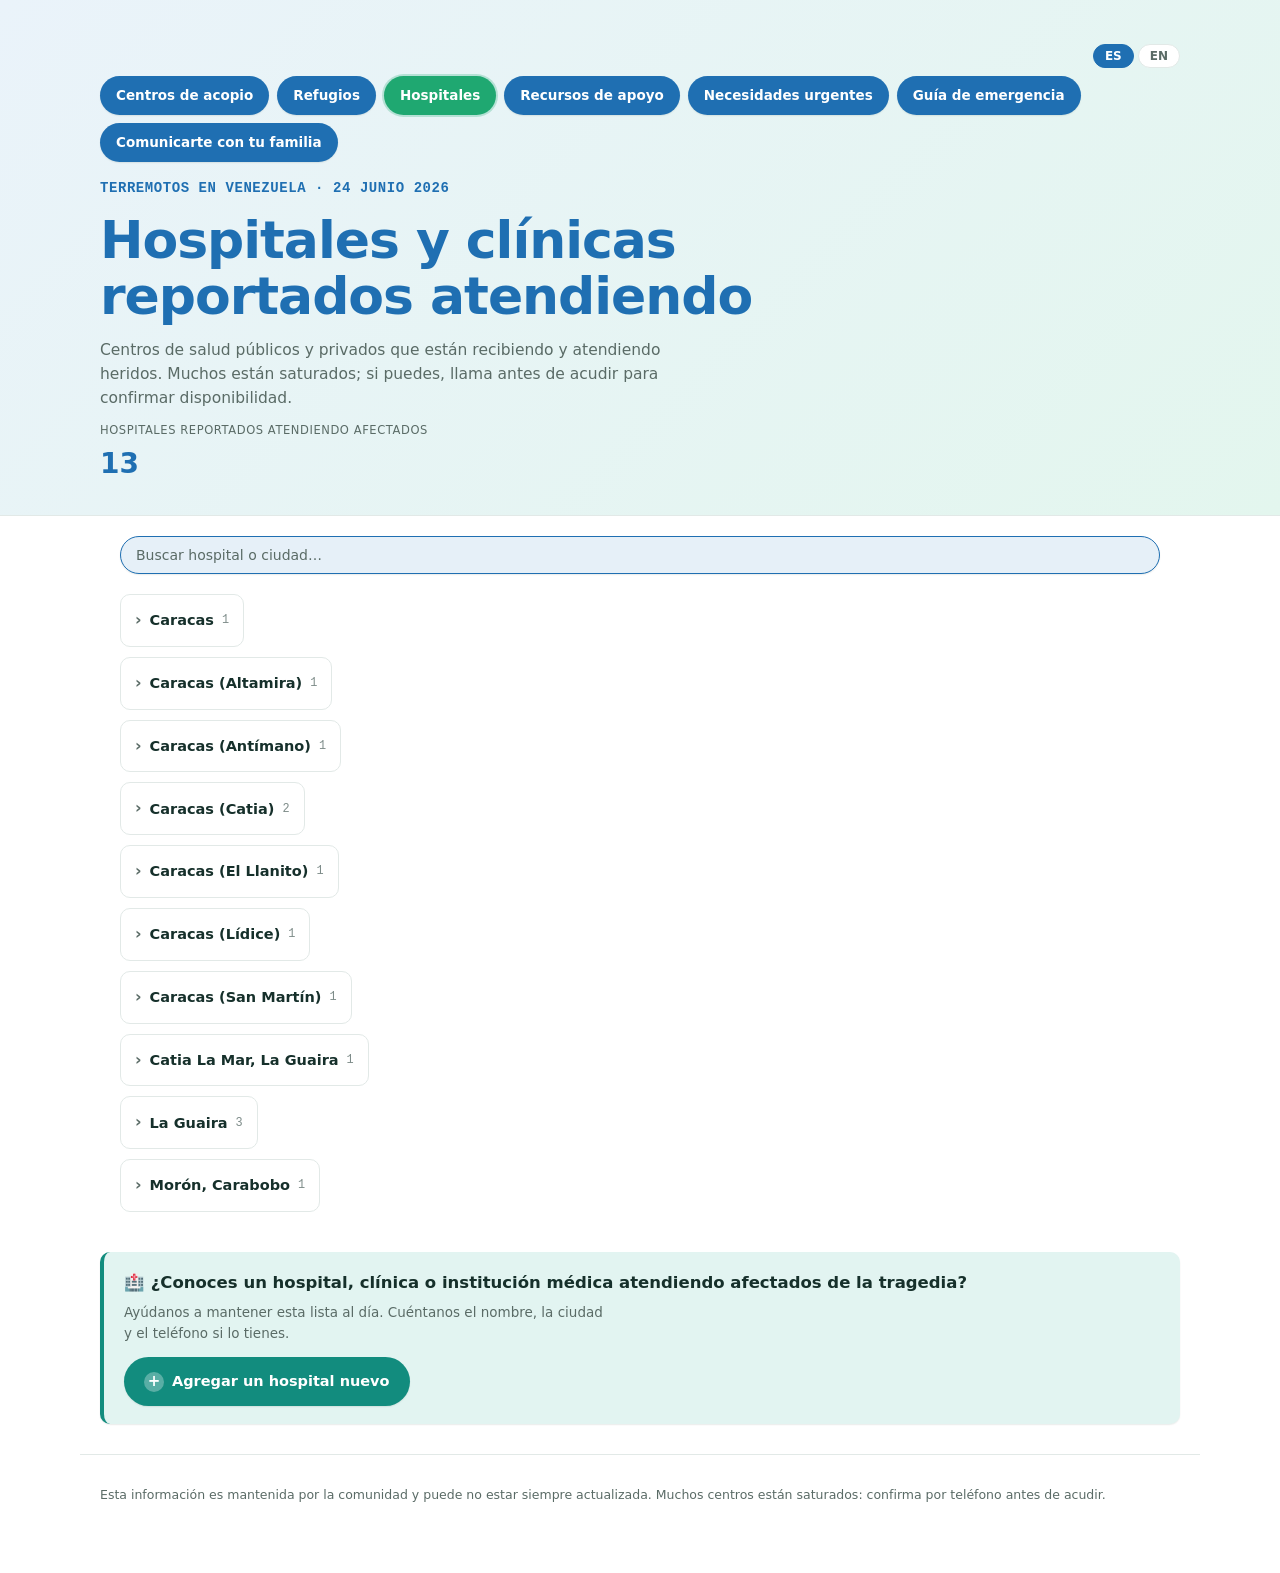
<file: hospitales.html>
<!DOCTYPE html>
<html lang="es">
<head>
<meta charset="UTF-8" />
<meta name="viewport" content="width=device-width, initial-scale=1.0" />
<title>Hospitales y clínicas atendiendo — Venezuela</title>
<meta name="description" content="Hospitales y clínicas que están atendiendo heridos tras los terremotos en Venezuela." />
<link rel="stylesheet" href="style.css" />
<script data-goatcounter="https://ayudavzla.goatcounter.com/count"
        async src="//gc.zgo.at/count.js"></script>
</head>
<body>

<header class="manifest-header">
  <div class="wrap">
    <div class="lang-bar">
      <button type="button" class="lang-btn is-active" data-lang="es">ES</button>
      <button type="button" class="lang-btn" data-lang="en">EN</button>
    </div>
    <nav class="page-nav">
      <a href="index.html" data-es="Centros de acopio" data-en="Donation centers">Centros de acopio</a>
      <a href="refugios.html" data-es="Refugios" data-en="Shelters">Refugios</a>
      <a href="hospitales.html" class="is-current" data-es="Hospitales" data-en="Hospitals">Hospitales</a>
      <a href="apoyo.html" data-es="Recursos de apoyo" data-en="Support resources">Recursos de apoyo</a>
      <a href="urgencias.html" data-es="Necesidades urgentes" data-en="Urgent needs">Necesidades urgentes</a>
      <a href="guia.html" data-es="Guía de emergencia" data-en="Emergency guide">Guía de emergencia</a>
      <a href="llamar.html" data-es="Comunicarte con tu familia" data-en="Call your family">Comunicarte con tu familia</a>
    </nav>
    <p class="eyebrow eyebrow--big" data-es="Terremotos en Venezuela · 24 junio 2026" data-en="Earthquakes in Venezuela · June 24, 2026">Terremotos en Venezuela · 24 junio 2026</p>
    <h1><span data-es="Hospitales y clínicas" data-en="Hospitals & clinics">Hospitales y clínicas</span><br /><span class="accent" data-es="reportados atendiendo" data-en="reported currently treating patients">reportados atendiendo</span></h1>
    <p class="lede" data-es="Centros de salud públicos y privados que están recibiendo y atendiendo heridos. Muchos están saturados; si puedes, llama antes de acudir para confirmar disponibilidad." data-en="Public and private health centers receiving and treating the injured. Many are overwhelmed; if you can, call before going to confirm availability.">Centros de salud públicos y privados que están recibiendo y atendiendo heridos. Muchos están saturados; si puedes, llama antes de acudir para confirmar disponibilidad.</p>
    <dl class="stats">
      <div><dt id="stat-hosp">0</dt><dd data-es="hospitales reportados atendiendo afectados" data-en="hospitals reported treating those affected">hospitales reportados atendiendo afectados</dd></div>
    </dl>
  </div>
</header>

<main class="wrap">
  <section class="controls" aria-label="Filtros">
    <div class="search-group">
      <label for="hosp-search" class="sr-only">Buscar</label>
      <input type="search" id="hosp-search" class="search-input" placeholder="Buscar hospital o ciudad…" data-ph-es="Buscar hospital o ciudad…" data-ph-en="Search hospital or city…" autocomplete="off" />
    </div>
  </section>

  <section class="content" id="content">
    <div class="list-wrap">
      <div class="list list--ciudades-2col" id="hosp-list" aria-label="Lista de hospitales y clínicas"></div>
    </div>
  </section>
</main>

<section class="callouts wrap">
  <div class="callout callout--suggest">
    <div class="callout-text">
      <h2 data-es="🏥 ¿Conoces un hospital, clínica o institución médica atendiendo afectados de la tragedia?" data-en="🏥 Know a hospital, clinic or medical institution treating those affected by the tragedy?">🏥 ¿Conoces un hospital, clínica o institución médica atendiendo afectados de la tragedia?</h2>
      <p data-es="Ayúdanos a mantener esta lista al día. Cuéntanos el nombre, la ciudad y el teléfono si lo tienes." data-en="Help us keep this list current. Tell us the name, city and phone if you have it.">Ayúdanos a mantener esta lista al día. Cuéntanos el nombre, la ciudad y el teléfono si lo tienes.</p>
    </div>
    <a id="hosp-form-toggle" class="btn-suggest btn-suggest--big" href="https://docs.google.com/forms/d/e/1FAIpQLSf-tecJ0rpndObWh_pUNSIT7owydzIrZ3v5Tjl7P4jpOgS-OA/viewform" target="_blank" rel="noopener"><span class="btn-add-icon">+</span><span data-es="Agregar un hospital nuevo" data-en="Add a new hospital">Agregar un hospital nuevo</span></a>
</section>

<footer class="site-footer wrap">
  <p data-es="Esta información es mantenida por la comunidad y puede no estar siempre actualizada. Muchos centros están saturados: confirma por teléfono antes de acudir." data-en="This information is community-maintained and may not always be up to date. Many centers are overwhelmed: confirm by phone before going.">Esta información es mantenida por la comunidad y puede no estar siempre actualizada. Muchos centros están saturados: confirma por teléfono antes de acudir.</p>
</footer>

<script src="helpers.js"></script>
<script src="hospitales-data.js"></script>
<script src="hospitales.js"></script>
</body>
</html>
</file>
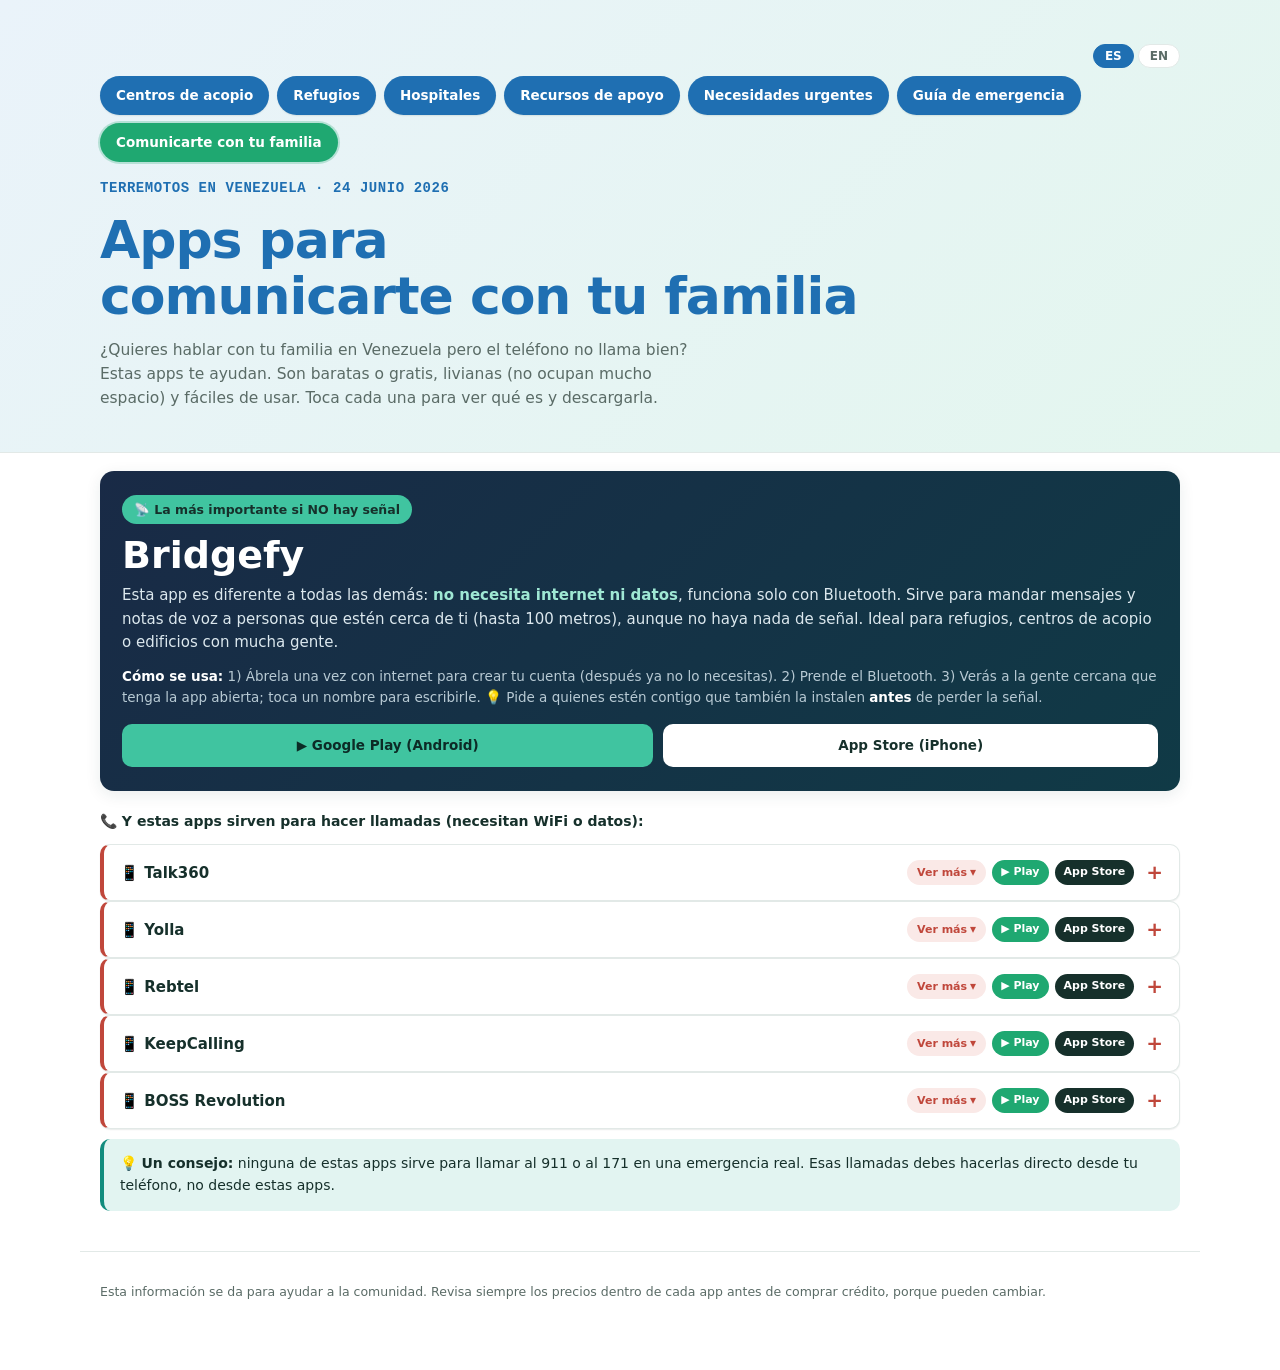
<file: llamar.html>
<!DOCTYPE html>
<html lang="es">
<head>
<meta charset="UTF-8" />
<meta name="viewport" content="width=device-width, initial-scale=1.0" />
<title>Apps para comunicarte con tu familia en Venezuela</title>
<meta name="description" content="Apps gratis y fáciles para comunicarte con tu familia en Venezuela cuando las líneas normales no funcionan bien." />
<link rel="stylesheet" href="style.css" />
<script data-goatcounter="https://ayudavzla.goatcounter.com/count"
        async src="//gc.zgo.at/count.js"></script>
</head>
<body>

<header class="manifest-header">
  <div class="wrap">
    <div class="lang-bar">
      <button type="button" class="lang-btn is-active" data-lang="es">ES</button>
      <button type="button" class="lang-btn" data-lang="en">EN</button>
    </div>
    <nav class="page-nav">
      <a href="index.html" data-es="Centros de acopio" data-en="Donation centers">Centros de acopio</a>
      <a href="refugios.html" data-es="Refugios" data-en="Shelters">Refugios</a>
      <a href="hospitales.html" data-es="Hospitales" data-en="Hospitals">Hospitales</a>
      <a href="apoyo.html" data-es="Recursos de apoyo" data-en="Support resources">Recursos de apoyo</a>
      <a href="urgencias.html" data-es="Necesidades urgentes" data-en="Urgent needs">Necesidades urgentes</a>
      <a href="guia.html" data-es="Guía de emergencia" data-en="Emergency guide">Guía de emergencia</a>
      <a href="llamar.html" class="is-current" data-es="Comunicarte con tu familia" data-en="Call your family">Comunicarte con tu familia</a>
    </nav>
    <p class="eyebrow eyebrow--big" data-es="Terremotos en Venezuela · 24 junio 2026" data-en="Earthquakes in Venezuela · June 24, 2026">Terremotos en Venezuela · 24 junio 2026</p>
    <h1><span data-es="Apps para" data-en="Apps to">Apps para</span><br /><span class="accent" data-es="comunicarte con tu familia" data-en="reach your family">comunicarte con tu familia</span></h1>
    <p class="lede" data-es="¿Quieres hablar con tu familia en Venezuela pero el teléfono no llama bien? Estas apps te ayudan. Son baratas o gratis, livianas (no ocupan mucho espacio) y fáciles de usar. Toca cada una para ver qué es y descargarla." data-en="Want to talk to your family in Venezuela but calls aren't going through well? These apps can help. They're cheap or free, lightweight (don't take up much space) and easy to use. Tap each one to see what it is and download it.">
      ¿Quieres hablar con tu familia en Venezuela pero el teléfono no llama
      bien? Estas apps te ayudan. Son baratas o gratis, livianas (no ocupan
      mucho espacio) y fáciles de usar. Toca cada una para ver qué es y
      descargarla.
    </p>
  </div>
</header>

<main class="wrap guia-wrap">

  <!-- ===== BRIDGEFY: DESTACADA Y PRIMERA ===== -->
  <div class="app-hero">
    <div class="app-hero-tag" data-es="📡 La más importante si NO hay señal" data-en="📡 The most important one if there's NO signal">📡 La más importante si NO hay señal</div>
    <h2 class="app-hero-title">Bridgefy</h2>
    <p class="app-hero-desc" data-es="Esta app es diferente a todas las demás: no necesita internet ni datos, funciona solo con Bluetooth. Sirve para mandar mensajes y notas de voz a personas que estén cerca de ti (hasta 100 metros), aunque no haya nada de señal. Ideal para refugios, centros de acopio o edificios con mucha gente." data-en="This app is different from all the others: it doesn't need internet or data, it works only with Bluetooth. It's used to send messages and voice notes to people near you (up to 100 meters), even with no signal at all. Ideal for shelters, donation centers or buildings with lots of people.">
      Esta app es diferente a todas las demás: <strong>no necesita internet
      ni datos</strong>, funciona solo con Bluetooth. Sirve para mandar
      mensajes y notas de voz a personas que estén cerca de ti (hasta 100
      metros), aunque no haya nada de señal. Ideal para refugios, centros de
      acopio o edificios con mucha gente.
    </p>
    <p class="app-hero-how" data-es="Cómo se usa: 1) Ábrela una vez con internet para crear tu cuenta (después ya no lo necesitas). 2) Prende el Bluetooth. 3) Verás a la gente cercana que tenga la app abierta; toca un nombre para escribirle. 💡 Pide a quienes estén contigo que también la instalen antes de perder la señal." data-en="How to use it: 1) Open it once with internet to create your account (after that you won't need it anymore). 2) Turn on Bluetooth. 3) You'll see nearby people who have the app open; tap a name to message them. 💡 Ask the people with you to also install it before you lose signal."><strong>Cómo se usa:</strong> 1) Ábrela una vez con internet para crear tu cuenta (después ya no lo necesitas). 2) Prende el Bluetooth. 3) Verás a la gente cercana que tenga la app abierta; toca un nombre para escribirle. 💡 Pide a quienes estén contigo que también la instalen <strong>antes</strong> de perder la señal.</p>
    <div class="store-btns">
      <a class="store-btn store-btn--play" href="https://play.google.com/store/apps/details?id=me.bridgefy.main" target="_blank" rel="noopener">▶ Google Play (Android)</a>
      <a class="store-btn store-btn--apple" href="https://apps.apple.com/app/id975776347" target="_blank" rel="noopener"> App Store (iPhone)</a>
    </div>
  </div>

  <p class="apps-divider" data-es="📞 Y estas apps sirven para hacer llamadas (necesitan WiFi o datos):" data-en="📞 And these apps are for making calls (they need WiFi or data):">📞 Y estas apps sirven para hacer llamadas (necesitan WiFi o datos):</p>

  <!-- ===== TALK360 ===== -->
  <details class="guia-sec">
    <summary>
      <span class="app-sum-nombre">📱 Talk360</span>
      <span class="app-sum-stores">
        <span class="app-sum-vermas">Ver más <span class="chev">▾</span></span>
        <a class="store-mini store-mini--play" href="https://play.google.com/store/search?q=Talk360&c=apps" target="_blank" rel="noopener" onclick="event.stopPropagation()">▶ Play</a>
        <a class="store-mini store-mini--apple" href="https://apps.apple.com/search?term=Talk360" target="_blank" rel="noopener" onclick="event.stopPropagation()"> App Store</a>
      </span>
    </summary>
    <div class="guia-body">
      <p><strong data-es="¿Qué es?" data-en="What is it?">¿Qué es?</strong><br><span data-es="App para llamar. Tú la usas en tu celular, y la persona que recibe la llamada NO necesita internet ni la app: a ella le suena como una llamada normal." data-en="An app for calling. You use it on your phone, and the person receiving the call does NOT need internet or the app: to them it rings like a normal call.">App para llamar. Tú la usas en tu celular, y la persona que recibe la llamada NO necesita internet ni la app: a ella le suena como una llamada normal.</span></p>
      <p><strong data-es="¿Cómo se usa?" data-en="How do you use it?">¿Cómo se usa?</strong> <span data-es="Descárgala, regístrate con tu número, te regalan una llamada gratis de prueba, compra crédito, y marca el número de Venezuela con +58 adelante." data-en="Download it, sign up with your number, you get a free trial call, buy credit, and dial the Venezuela number starting with +58.">Descárgala, regístrate con tu número, te regalan una llamada gratis de prueba, compra crédito, y marca el número de Venezuela con +58 adelante.</span></p>
      <div class="store-btns">
        <a class="store-btn store-btn--play" href="https://play.google.com/store/search?q=Talk360&c=apps" target="_blank" rel="noopener">▶ Google Play</a>
        <a class="store-btn store-btn--apple" href="https://apps.apple.com/search?term=Talk360" target="_blank" rel="noopener"> App Store</a>
      </div>
    </div>
  </details>

  <!-- ===== YOLLA ===== -->
  <details class="guia-sec">
    <summary>
      <span class="app-sum-nombre">📱 Yolla</span>
      <span class="app-sum-stores">
        <span class="app-sum-vermas">Ver más <span class="chev">▾</span></span>
        <a class="store-mini store-mini--play" href="https://play.google.com/store/search?q=Yolla+international+calling&c=apps" target="_blank" rel="noopener" onclick="event.stopPropagation()">▶ Play</a>
        <a class="store-mini store-mini--apple" href="https://apps.apple.com/app/id985702286" target="_blank" rel="noopener" onclick="event.stopPropagation()"> App Store</a>
      </span>
    </summary>
    <div class="guia-body">
      <p><strong data-es="¿Qué es?" data-en="What is it?">¿Qué es?</strong><br><span data-es="App para llamar barato. Si la persona en Venezuela también tiene Yolla, la llamada es gratis. Si no la tiene, igual puedes llamarla a su número normal, solo que cuesta un poquito." data-en="An app for cheap calls. If the person in Venezuela also has Yolla, the call is free. If they don't, you can still call their regular number, it just costs a little.">App para llamar barato. Si la persona en Venezuela también tiene Yolla, la llamada es gratis. Si no la tiene, igual puedes llamarla a su número normal, solo que cuesta un poquito.</span></p>
      <p><strong data-es="¿Cómo se usa?" data-en="How do you use it?">¿Cómo se usa?</strong> <span data-es="Descárgala, pon tu número (te llaman para confirmarlo), agrega un poco de crédito, y marca el número de Venezuela con +58." data-en="Download it, enter your number (they'll call to confirm it), add a bit of credit, and dial the Venezuela number with +58.">Descárgala, pon tu número (te llaman para confirmarlo), agrega un poco de crédito, y marca el número de Venezuela con +58.</span></p>
      <div class="store-btns">
        <a class="store-btn store-btn--play" href="https://play.google.com/store/search?q=Yolla+international+calling&c=apps" target="_blank" rel="noopener">▶ Google Play</a>
        <a class="store-btn store-btn--apple" href="https://apps.apple.com/app/id985702286" target="_blank" rel="noopener"> App Store</a>
      </div>
    </div>
  </details>

  <!-- ===== REBTEL ===== -->
  <details class="guia-sec">
    <summary>
      <span class="app-sum-nombre">📱 Rebtel</span>
      <span class="app-sum-stores">
        <span class="app-sum-vermas">Ver más <span class="chev">▾</span></span>
        <a class="store-mini store-mini--play" href="https://play.google.com/store/apps/details?id=com.rebtel.android" target="_blank" rel="noopener" onclick="event.stopPropagation()">▶ Play</a>
        <a class="store-mini store-mini--apple" href="https://apps.apple.com/search?term=Rebtel" target="_blank" rel="noopener" onclick="event.stopPropagation()"> App Store</a>
      </span>
    </summary>
    <div class="guia-body">
      <p><strong data-es="¿Qué es?" data-en="What is it?">¿Qué es?</strong><br><span data-es="Parecida a las anteriores. Lo bueno de Rebtel es que, en muchos casos, puede usar la línea de teléfono normal para la llamada, así no depende tanto de que tu internet esté perfecto." data-en="Similar to the others. The good thing about Rebtel is that, in many cases, it can use the regular phone line for the call, so it doesn't depend as much on your internet being perfect.">Parecida a las anteriores. Lo bueno de Rebtel es que, en muchos casos, puede usar la línea de teléfono normal para la llamada, así no depende tanto de que tu internet esté perfecto.</span></p>
      <p><strong data-es="¿Cómo se usa?" data-en="How do you use it?">¿Cómo se usa?</strong> <span data-es="Descárgala, crea tu cuenta, tu primera llamada es gratis de prueba, compra crédito, y guarda el número de tu familiar con +58 adelante." data-en="Download it, create your account, your first call is a free trial, buy credit, and save your relative's number starting with +58.">Descárgala, crea tu cuenta, tu primera llamada es gratis de prueba, compra crédito, y guarda el número de tu familiar con +58 adelante.</span></p>
      <div class="store-btns">
        <a class="store-btn store-btn--play" href="https://play.google.com/store/apps/details?id=com.rebtel.android" target="_blank" rel="noopener">▶ Google Play</a>
        <a class="store-btn store-btn--apple" href="https://apps.apple.com/search?term=Rebtel" target="_blank" rel="noopener"> App Store</a>
      </div>
    </div>
  </details>

  <!-- ===== KEEPCALLING ===== -->
  <details class="guia-sec">
    <summary>
      <span class="app-sum-nombre">📱 KeepCalling</span>
      <span class="app-sum-stores">
        <span class="app-sum-vermas">Ver más <span class="chev">▾</span></span>
        <a class="store-mini store-mini--play" href="https://play.google.com/store/search?q=KeepCalling&c=apps" target="_blank" rel="noopener" onclick="event.stopPropagation()">▶ Play</a>
        <a class="store-mini store-mini--apple" href="https://apps.apple.com/search?term=KeepCalling" target="_blank" rel="noopener" onclick="event.stopPropagation()"> App Store</a>
      </span>
    </summary>
    <div class="guia-body">
      <p><strong data-es="¿Qué es?" data-en="What is it?">¿Qué es?</strong><br><span data-es="App sencilla para llamar barato a Venezuela. Funciona bien con Movilnet, Movistar y Digitel. También sirve para enviar saldo (recarga) al teléfono de un familiar." data-en="A simple app for cheap calls to Venezuela. Works well with Movilnet, Movistar and Digitel. It can also send phone credit (top-up) to a relative's phone.">App sencilla para llamar barato a Venezuela. Funciona bien con Movilnet, Movistar y Digitel. También sirve para enviar saldo (recarga) al teléfono de un familiar.</span></p>
      <p><strong data-es="¿Cómo se usa?" data-en="How do you use it?">¿Cómo se usa?</strong> <span data-es="Descárgala, crea tu cuenta, agrega crédito con tarjeta, y marca el número de Venezuela con +58." data-en="Download it, create your account, add credit with a card, and dial the Venezuela number with +58.">Descárgala, crea tu cuenta, agrega crédito con tarjeta, y marca el número de Venezuela con +58.</span></p>
      <div class="store-btns">
        <a class="store-btn store-btn--play" href="https://play.google.com/store/search?q=KeepCalling&c=apps" target="_blank" rel="noopener">▶ Google Play</a>
        <a class="store-btn store-btn--apple" href="https://apps.apple.com/search?term=KeepCalling" target="_blank" rel="noopener"> App Store</a>
      </div>
    </div>
  </details>

  <!-- ===== BOSS REVOLUTION ===== -->
  <details class="guia-sec">
    <summary>
      <span class="app-sum-nombre">📱 BOSS Revolution</span>
      <span class="app-sum-stores">
        <span class="app-sum-vermas">Ver más <span class="chev">▾</span></span>
        <a class="store-mini store-mini--play" href="https://play.google.com/store/search?q=BOSS+Revolution+Call&c=apps" target="_blank" rel="noopener" onclick="event.stopPropagation()">▶ Play</a>
        <a class="store-mini store-mini--apple" href="https://apps.apple.com/app/id586745548" target="_blank" rel="noopener" onclick="event.stopPropagation()"> App Store</a>
      </span>
    </summary>
    <div class="guia-body">
      <p><strong data-es="¿Qué es?" data-en="What is it?">¿Qué es?</strong><br><span data-es="App de llamadas baratas hecha especialmente para hablar con países como Venezuela. Trabaja directo con Movilnet, Movistar y Digitel." data-en="A cheap-calling app made especially for talking to countries like Venezuela. Works directly with Movilnet, Movistar and Digitel.">App de llamadas baratas hecha especialmente para hablar con países como Venezuela. Trabaja directo con Movilnet, Movistar y Digitel.</span></p>
      <p><strong data-es="¿Cómo se usa?" data-en="How do you use it?">¿Cómo se usa?</strong> <span data-es="Descárgala, crea tu cuenta, agrega saldo con tarjeta, y marca el número de tu familiar con +58." data-en="Download it, create your account, add credit with a card, and dial your relative's number with +58.">Descárgala, crea tu cuenta, agrega saldo con tarjeta, y marca el número de tu familiar con +58.</span></p>
      <div class="store-btns">
        <a class="store-btn store-btn--play" href="https://play.google.com/store/search?q=BOSS+Revolution+Call&c=apps" target="_blank" rel="noopener">▶ Google Play</a>
        <a class="store-btn store-btn--apple" href="https://apps.apple.com/app/id586745548" target="_blank" rel="noopener"> App Store</a>
      </div>
    </div>
  </details>

  <div class="guia-tip">
    <p data-es="💡 Un consejo: ninguna de estas apps sirve para llamar al 911 o al 171 en una emergencia real. Esas llamadas debes hacerlas directo desde tu teléfono, no desde estas apps." data-en="💡 A tip: none of these apps work for calling 911 or 171 in a real emergency. Those calls must be made directly from your phone, not from these apps.">
      💡 <strong>Un consejo:</strong> ninguna de estas apps sirve para llamar al
      911 o al 171 en una emergencia real. Esas llamadas debes hacerlas
      directo desde tu teléfono, no desde estas apps.
    </p>
  </div>

</main>

<footer class="site-footer wrap">
  <p data-es="Esta información se da para ayudar a la comunidad. Revisa siempre los precios dentro de cada app antes de comprar crédito, porque pueden cambiar." data-en="This information is provided to help the community. Always check prices inside each app before buying credit, since they can change.">
    Esta información se da para ayudar a la comunidad. Revisa siempre los
    precios dentro de cada app antes de comprar crédito, porque pueden
    cambiar.
  </p>
</footer>

<script src="lang.js"></script>
</body>
</html>
</file>
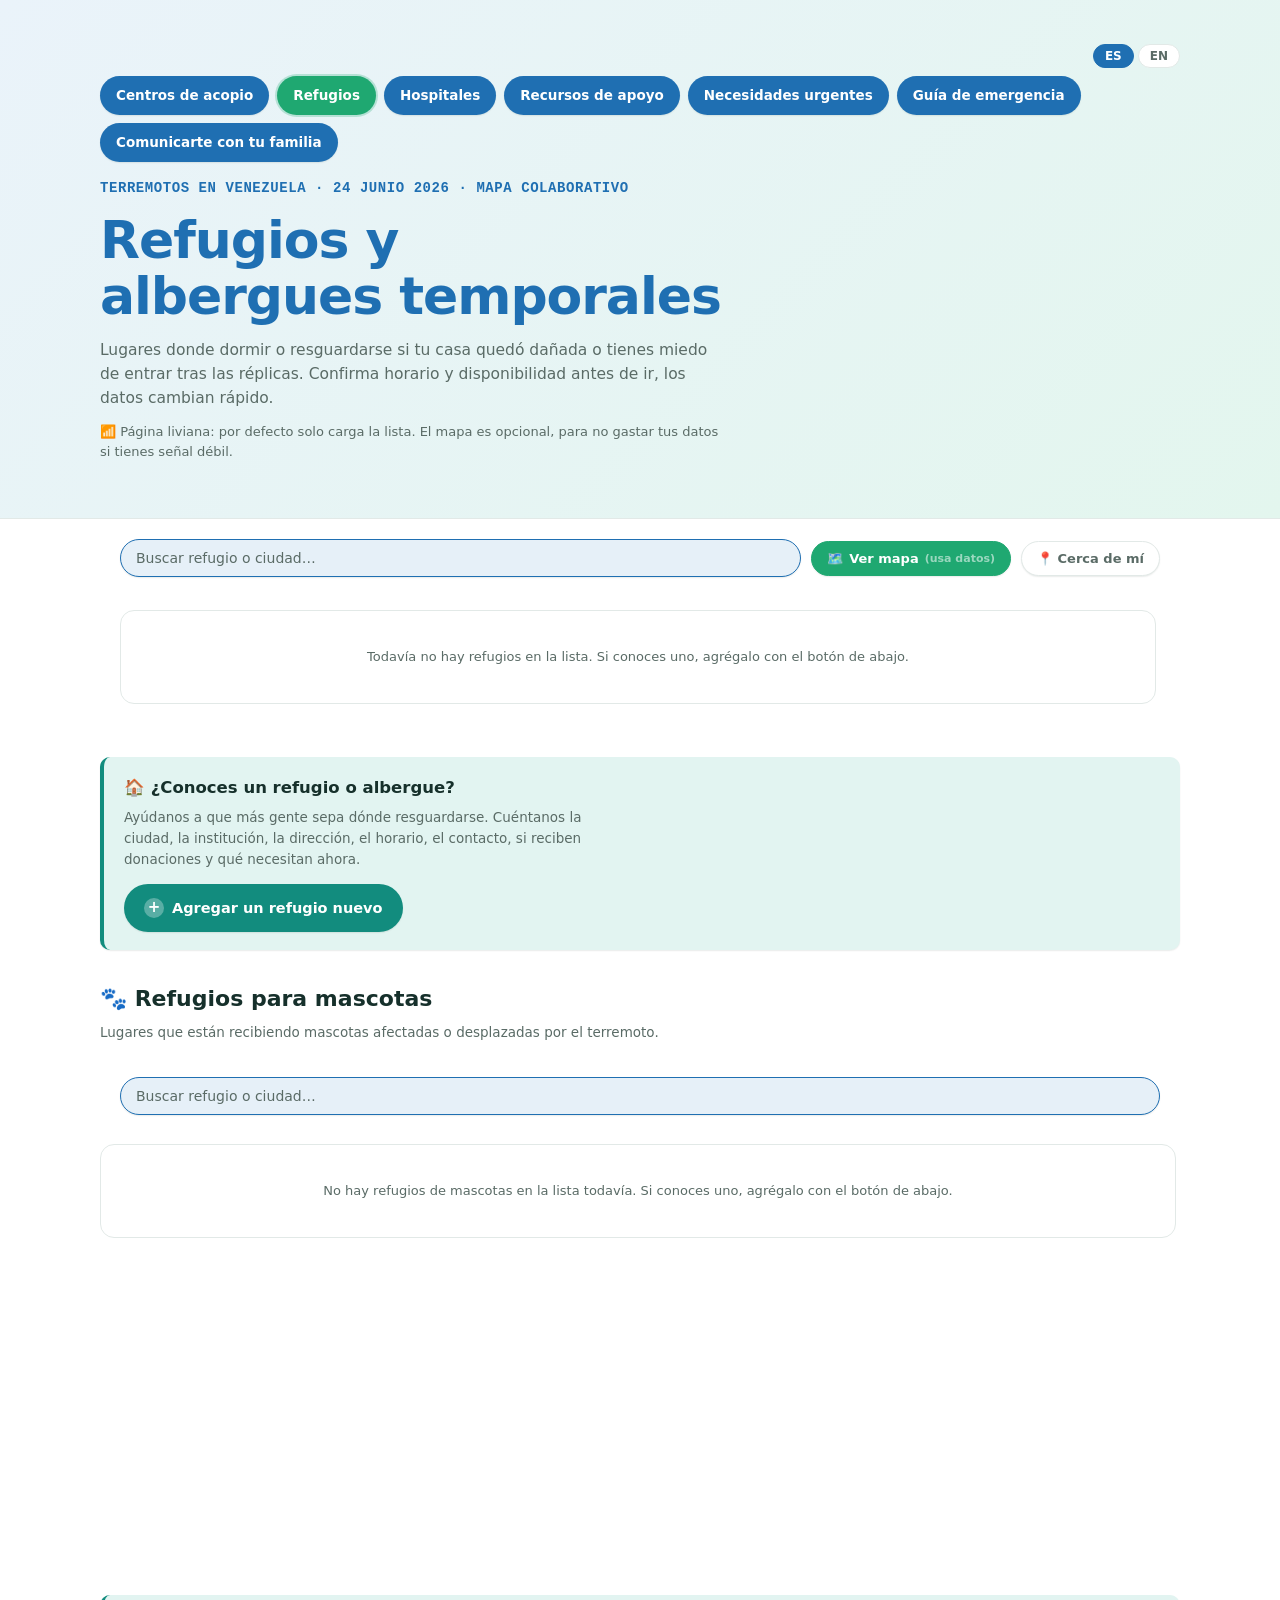
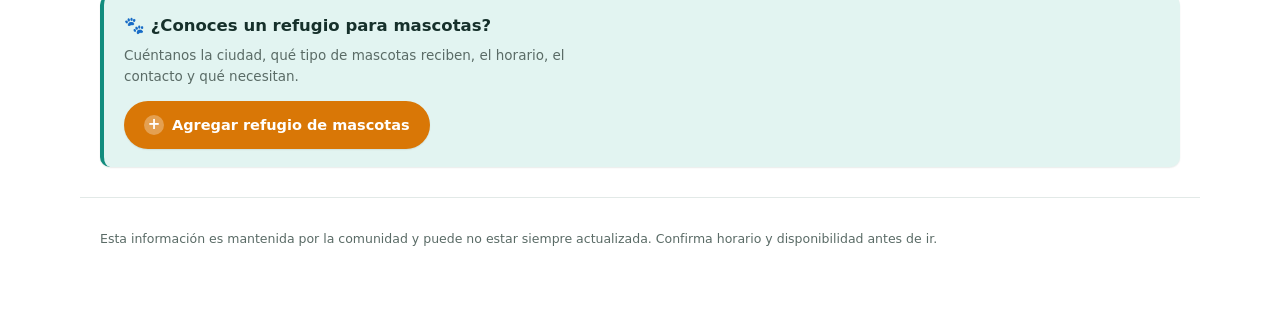
<file: refugios.html>
<!DOCTYPE html>
<html lang="es">
<head>
<meta charset="UTF-8" />
<meta name="viewport" content="width=device-width, initial-scale=1.0" />
<title>Refugios y albergues — Terremoto Venezuela</title>
<meta name="description" content="Refugios y albergues temporales para personas afectadas por los terremotos en Venezuela." />
<link rel="stylesheet" href="style.css" />
<script data-goatcounter="https://ayudavzla.goatcounter.com/count"
        async src="//gc.zgo.at/count.js"></script>
</head>
<body>

<header class="manifest-header">
  <div class="wrap">
    <div class="lang-bar">
      <button type="button" class="lang-btn is-active" data-lang="es">ES</button>
      <button type="button" class="lang-btn" data-lang="en">EN</button>
    </div>
    <nav class="page-nav">
      <a href="index.html" data-es="Centros de acopio" data-en="Donation centers">Centros de acopio</a>
      <a href="refugios.html" class="is-current" data-es="Refugios" data-en="Shelters">Refugios</a>
      <a href="hospitales.html" data-es="Hospitales" data-en="Hospitals">Hospitales</a>
      <a href="apoyo.html" data-es="Recursos de apoyo" data-en="Support resources">Recursos de apoyo</a>
      <a href="urgencias.html" data-es="Necesidades urgentes" data-en="Urgent needs">Necesidades urgentes</a>
      <a href="guia.html" data-es="Guía de emergencia" data-en="Emergency guide">Guía de emergencia</a>
      <a href="llamar.html" data-es="Comunicarte con tu familia" data-en="Call your family">Comunicarte con tu familia</a>
    </nav>
    <p class="eyebrow eyebrow--big" data-es="Terremotos en Venezuela · 24 junio 2026 · mapa colaborativo" data-en="Earthquakes in Venezuela · June 24, 2026 · collaborative map">Terremotos en Venezuela · 24 junio 2026 · mapa colaborativo</p>
    <h1><span data-es="Refugios y" data-en="Shelters and">Refugios y</span><br /><span class="accent" data-es="albergues temporales" data-en="temporary housing">albergues temporales</span></h1>
    <p class="lede" data-es="Lugares donde dormir o resguardarse si tu casa quedó dañada o tienes miedo de entrar tras las réplicas. Confirma horario y disponibilidad antes de ir, los datos cambian rápido." data-en="Places to sleep or take shelter if your home was damaged or you're afraid to go inside after the aftershocks. Confirm hours and availability before going, details change fast.">Lugares donde dormir o resguardarse si tu casa quedó dañada o tienes miedo de entrar tras las réplicas. Confirma horario y disponibilidad antes de ir, los datos cambian rápido.</p>
    <p class="lede lede--light" data-es="📶 Página liviana: por defecto solo carga la lista. El mapa es opcional, para no gastar tus datos si tienes señal débil." data-en="📶 Lightweight page: by default it only loads the list. The map is optional, to save your data if you have a weak signal.">📶 Página liviana: por defecto solo carga la lista. El mapa es opcional, para no gastar tus datos si tienes señal débil.</p>
  </div>
</header>

<main class="wrap">
  <section class="voluntarios-bar" id="voluntarios-section" style="display:none;">
    <div class="voluntarios-box">
      <h2 class="voluntarios-title" data-es="🙋 Refugios que necesitan voluntarios" data-en="🙋 Shelters that need volunteers">🙋 Refugios que necesitan voluntarios</h2>
      <p class="voluntarios-intro" data-es="Estos refugios necesitan manos ahora mismo. Si puedes ayudar, contáctalos o acércate." data-en="These shelters need hands right now. If you can help, contact them or stop by.">Estos refugios necesitan manos ahora mismo. Si puedes ayudar, contáctalos o acércate.</p>
      <div class="voluntarios-list" id="voluntarios-list"></div>
    </div>
  </section>

  <section class="controls" aria-label="Filtros de búsqueda">
    <div class="search-group">
      <label for="search" class="sr-only">Buscar</label>
      <input type="search" id="search" class="search-input" placeholder="Buscar refugio o ciudad…" data-ph-es="Buscar refugio o ciudad…" data-ph-en="Search shelter or city…" autocomplete="off" />
    </div>
    <button type="button" id="toggle-map" class="filter-btn" aria-pressed="false">
      🗺️ <span data-es="Ver mapa" data-en="Show map">Ver mapa</span> <span class="btn-hint" data-es="(usa datos)" data-en="(uses data)">(usa datos)</span>
    </button>
    <button type="button" id="near-me" class="filter-btn" data-es="📍 Cerca de mí" data-en="📍 Near me">📍 Cerca de mí</button>
  </section>

  <section class="content" id="content">
    <div id="map" class="map" role="application" aria-label="Mapa de refugios"></div>
    <div class="list-wrap">
      <div class="quick-nav" id="quick-nav"></div>
      <div class="list" id="list" aria-label="Lista de refugios"></div>
    </div>
  </section>
</main>

<section class="callouts wrap" style="padding-bottom: 8px;">
  <div class="callout callout--suggest">
    <div class="callout-text">
      <h2 data-es="🏠 ¿Conoces un refugio o albergue?" data-en="🏠 Know a shelter?">🏠 ¿Conoces un refugio o albergue?</h2>
      <p data-es="Ayúdanos a que más gente sepa dónde resguardarse. Cuéntanos la ciudad, la institución, la dirección, el horario, el contacto, si reciben donaciones y qué necesitan ahora." data-en="Help more people know where to take shelter. Tell us the city, institution, address, hours, contact, whether they accept donations and what they need now.">Ayúdanos a que más gente sepa dónde resguardarse. Cuéntanos la ciudad, la institución, la dirección, el horario, el contacto, si reciben donaciones y qué necesitan ahora.</p>
    </div>
    <a id="form-toggle" class="btn-suggest btn-suggest--big" href="https://docs.google.com/forms/d/e/1FAIpQLSeu3YMx_m2ZSthUzc1N819cfL8VoGm63lNjQC9XScd6bZu7Ww/viewform" target="_blank" rel="noopener"><span class="btn-add-icon">+</span><span data-es="Agregar un refugio nuevo" data-en="Add a new shelter">Agregar un refugio nuevo</span></a>
</section>

<!-- ===== REFUGIOS DE MASCOTAS ===== -->
<section class="wrap masc-section" id="masc-voluntarios">
  <h2 class="seccion-titulo" data-es="🐾 Refugios para mascotas" data-en="🐾 Pet shelters">🐾 Refugios para mascotas</h2>
  <p class="seccion-intro" data-es="Lugares que están recibiendo mascotas afectadas o desplazadas por el terremoto." data-en="Places that are taking in pets affected or displaced by the earthquake.">Lugares que están recibiendo mascotas afectadas o desplazadas por el terremoto.</p>

  <section class="controls" aria-label="Buscar refugio de mascotas">
    <div class="search-group">
      <label for="masc-search" class="sr-only">Buscar</label>
      <input type="search" id="masc-search" class="search-input" placeholder="Buscar refugio o ciudad…" data-ph-es="Buscar refugio o ciudad…" data-ph-en="Search shelter or city…" autocomplete="off" />
    </div>
  </section>

  <div class="list" id="masc-list" aria-label="Lista de refugios para mascotas"></div>
</section>

<section class="callouts wrap">
  <div class="callout callout--suggest callout--mascotas">
    <div class="callout-text">
      <h2 data-es="🐾 ¿Conoces un refugio para mascotas?" data-en="🐾 Know a pet shelter?">🐾 ¿Conoces un refugio para mascotas?</h2>
      <p data-es="Cuéntanos la ciudad, qué tipo de mascotas reciben, el horario, el contacto y qué necesitan." data-en="Tell us the city, what type of pets they take, the hours, contact and what they need.">Cuéntanos la ciudad, qué tipo de mascotas reciben, el horario, el contacto y qué necesitan.</p>
    </div>
    <a id="masc-form-toggle" class="btn-suggest btn-suggest--big btn-suggest--masc" href="https://docs.google.com/forms/d/e/1FAIpQLScsSqRFRZx-Y3dURU-XMa3elow4HBfD92R7VxXMu1FgOecsaQ/viewform" target="_blank" rel="noopener"><span class="btn-add-icon">+</span><span data-es="Agregar refugio de mascotas" data-en="Add a pet shelter">Agregar refugio de mascotas</span></a>
</section>

<footer class="site-footer wrap">
  <p data-es="Esta información es mantenida por la comunidad y puede no estar siempre actualizada. Confirma horario y disponibilidad antes de ir." data-en="This information is community-maintained and may not always be up to date. Confirm hours and availability before going.">Esta información es mantenida por la comunidad y puede no estar siempre actualizada. Confirma horario y disponibilidad antes de ir.</p>
</footer>

<script src="helpers.js"></script>
<script src="refugios-data.js"></script>
<script src="refugios.js"></script>
</body>
</html>
</file>
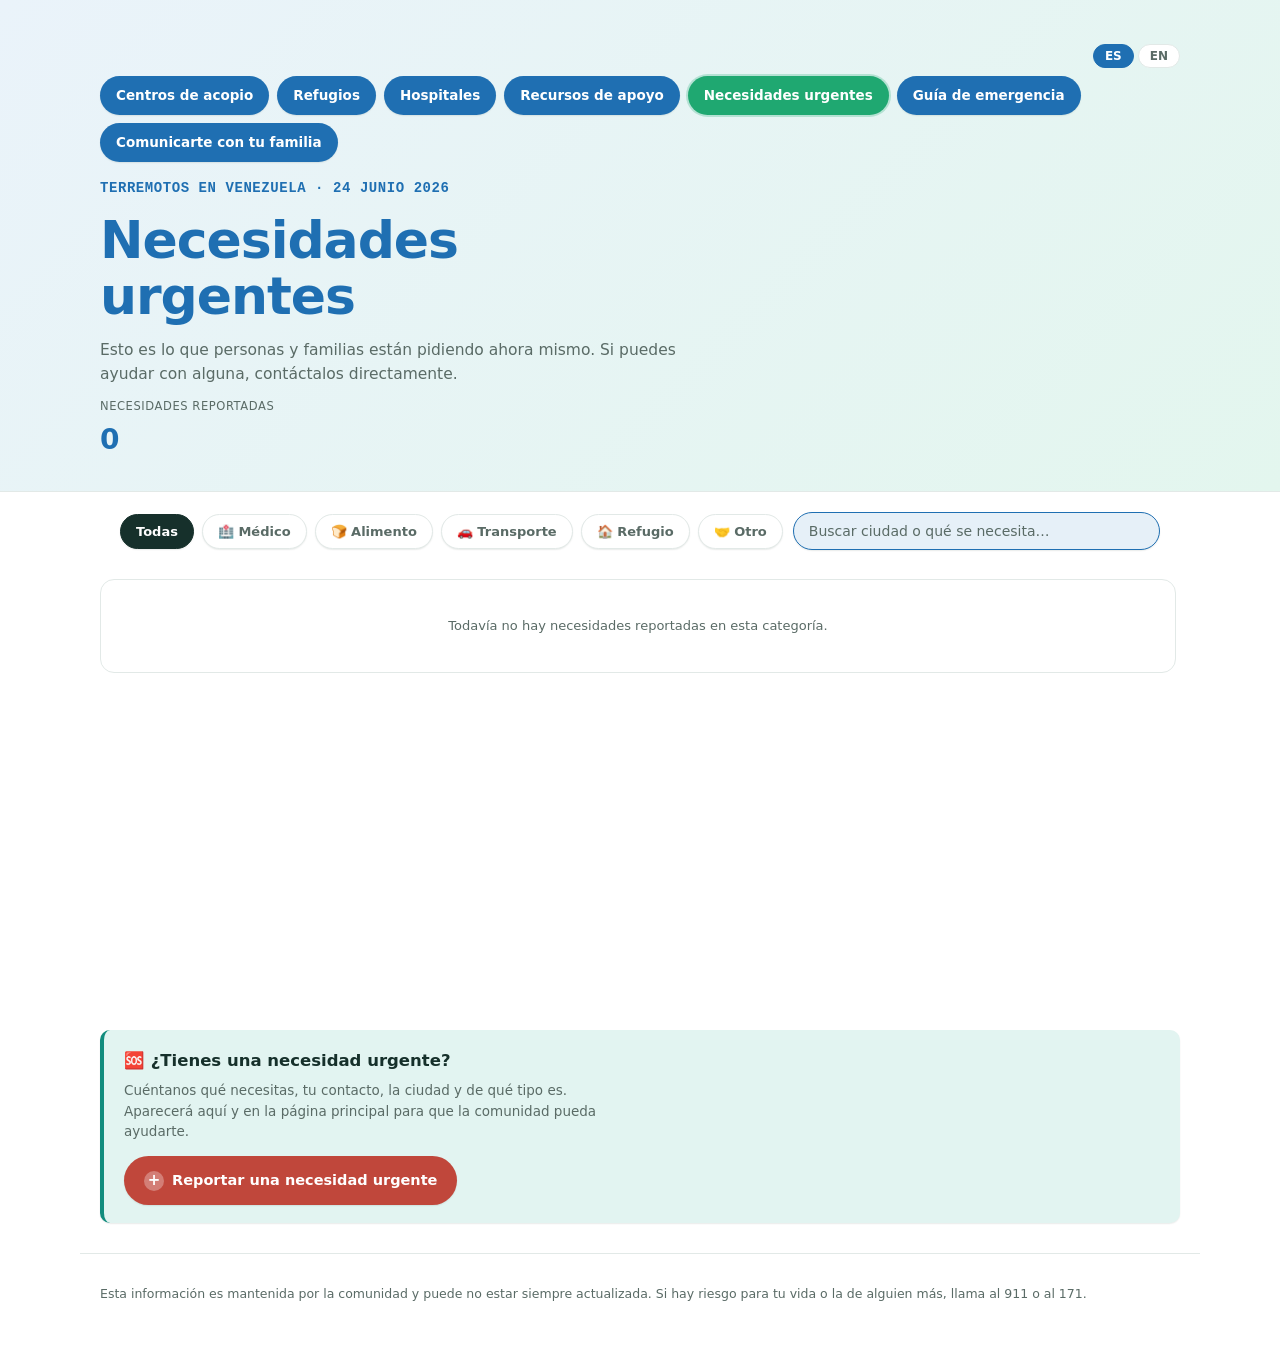
<file: urgencias.html>
<!DOCTYPE html>
<html lang="es">
<head>
<meta charset="UTF-8" />
<meta name="viewport" content="width=device-width, initial-scale=1.0" />
<title>Necesidades urgentes — Venezuela</title>
<meta name="description" content="Listado de necesidades urgentes reportadas por personas afectadas por los terremotos en Venezuela." />
<link rel="stylesheet" href="style.css" />
<script data-goatcounter="https://ayudavzla.goatcounter.com/count"
        async src="//gc.zgo.at/count.js"></script>
</head>
<body>

<header class="manifest-header">
  <div class="wrap">
    <div class="lang-bar">
      <button type="button" class="lang-btn is-active" data-lang="es">ES</button>
      <button type="button" class="lang-btn" data-lang="en">EN</button>
    </div>
    <nav class="page-nav">
      <a href="index.html" data-es="Centros de acopio" data-en="Donation centers">Centros de acopio</a>
      <a href="refugios.html" data-es="Refugios" data-en="Shelters">Refugios</a>
      <a href="hospitales.html" data-es="Hospitales" data-en="Hospitals">Hospitales</a>
      <a href="apoyo.html" data-es="Recursos de apoyo" data-en="Support resources">Recursos de apoyo</a>
      <a href="urgencias.html" class="is-current" data-es="Necesidades urgentes" data-en="Urgent needs">Necesidades urgentes</a>
      <a href="guia.html" data-es="Guía de emergencia" data-en="Emergency guide">Guía de emergencia</a>
      <a href="llamar.html" data-es="Comunicarte con tu familia" data-en="Call your family">Comunicarte con tu familia</a>
    </nav>
    <p class="eyebrow eyebrow--big" data-es="Terremotos en Venezuela · 24 junio 2026" data-en="Earthquakes in Venezuela · June 24, 2026">Terremotos en Venezuela · 24 junio 2026</p>
    <h1><span data-es="Necesidades" data-en="Urgent">Necesidades</span><br /><span class="accent" data-es="urgentes" data-en="needs">urgentes</span></h1>
    <p class="lede" data-es="Esto es lo que personas y familias están pidiendo ahora mismo. Si puedes ayudar con alguna, contáctalos directamente." data-en="This is what people and families are asking for right now. If you can help with one, contact them directly.">Esto es lo que personas y familias están pidiendo ahora mismo. Si puedes ayudar con alguna, contáctalos directamente.</p>
    <dl class="stats">
      <div><dt id="stat-urg">0</dt><dd data-es="necesidades reportadas" data-en="needs reported">necesidades reportadas</dd></div>
    </dl>
  </div>
</header>

<main class="wrap">
  <section class="controls" aria-label="Filtros">
    <div class="filter-group" role="group" aria-label="Filtrar por categoría" id="urg-filters">
      <button class="filter-btn is-active" data-cat="todas" aria-pressed="true" data-es="Todas" data-en="All">Todas</button>
    </div>
    <div class="search-group">
      <label for="urg-search" class="sr-only">Buscar</label>
      <input type="search" id="urg-search" class="search-input" placeholder="Buscar ciudad o qué se necesita…" data-ph-es="Buscar ciudad o qué se necesita…" data-ph-en="Search city or what's needed…" autocomplete="off" />
    </div>
  </section>

  <div class="list" id="urg-list" aria-label="Lista de necesidades urgentes"></div>
</main>

<section class="callouts wrap">
  <div class="callout callout--suggest callout--urgencia">
    <div class="callout-text">
      <h2 data-es="🆘 ¿Tienes una necesidad urgente?" data-en="🆘 Do you have an urgent need?">🆘 ¿Tienes una necesidad urgente?</h2>
      <p data-es="Cuéntanos qué necesitas, tu contacto, la ciudad y de qué tipo es. Aparecerá aquí y en la página principal para que la comunidad pueda ayudarte." data-en="Tell us what you need, your contact, the city and what type it is. It will show up here and on the homepage so the community can help.">Cuéntanos qué necesitas, tu contacto, la ciudad y de qué tipo es. Aparecerá aquí y en la página principal para que la comunidad pueda ayudarte.</p>
    </div>
    <a id="urg-form-link" class="btn-suggest btn-suggest--big btn-suggest--urgencia" href="https://docs.google.com/forms/d/e/1FAIpQLSdKXkexe-Skoh1hV_MY-j0E5m4WEoJ3isd1McIsr2dbfFqq6A/viewform" target="_blank" rel="noopener"><span class="btn-add-icon">+</span><span data-es="Reportar una necesidad urgente" data-en="Report an urgent need">Reportar una necesidad urgente</span></a>
  </div>
</section>

<footer class="site-footer wrap">
  <p data-es="Esta información es mantenida por la comunidad y puede no estar siempre actualizada. Si hay riesgo para tu vida o la de alguien más, llama al 911 o al 171." data-en="This information is community-maintained and may not always be up to date. If there is danger to life, call 911 or 171.">Esta información es mantenida por la comunidad y puede no estar siempre actualizada. Si hay riesgo para tu vida o la de alguien más, llama al 911 o al 171.</p>
</footer>

<script src="lang.js"></script>
<script src="helpers.js"></script>
<script src="urgencias-data.js"></script>
<script src="urgencias.js"></script>
</body>
</html>
</file>
<file: style.css>
/* =========================================================
   TOKENS — paleta limpia, sin tonos de "sello postal"
   ========================================================= */
:root{
  --paper: #FFFFFF;
  --paper-deep: #F0F5F4;
  --card: #FFFFFF;
  --ink: #16302B;
  --ink-soft: #5A6B66;
  --line: #E2E9E7;
  --blue: #1F6FB2;
  --blue-soft: #E6F0F8;
  --red: #C0473B;
  --red-soft: #FAE9E7;
  --gold: #128C7E;
  --gold-soft: #E2F4F1;
  --amber: #0E7C6E;
  --amber-soft: #E2F4F1;
  --green: #1FA871;
  --green-soft: #E3F6EE;
  --radius: 14px;
  --radius-sm: 10px;
  --shadow-sm: 0 1px 2px rgba(20, 40, 35, 0.05), 0 1px 1px rgba(20, 40, 35, 0.04);
  --shadow-md: 0 4px 16px rgba(20, 60, 50, 0.09);
  --font-display: system-ui, -apple-system, "Segoe UI", Roboto, Arial, sans-serif;
  --font-body: system-ui, -apple-system, "Segoe UI", Roboto, Arial, sans-serif;
  --font-mono: ui-monospace, "SFMono-Regular", "Roboto Mono", Menlo, Consolas, monospace;
}

*{ box-sizing: border-box; }
html{ scroll-behavior: smooth; }
body{
  margin:0;
  background: var(--paper);
  color: var(--ink);
  font-family: var(--font-body);
  line-height: 1.55;
  -webkit-font-smoothing: antialiased;
}
.wrap{ max-width: 1120px; margin: 0 auto; padding: 0 20px; }
.sr-only{
  position:absolute; width:1px; height:1px; overflow:hidden;
  clip:rect(0,0,0,0); white-space:nowrap;
}
a{ color: var(--blue); }

/* visible keyboard focus everywhere */
a:focus-visible, button:focus-visible, input:focus-visible{
  outline: 2.5px solid var(--gold);
  outline-offset: 2px;
  border-radius: 4px;
}

@media (prefers-reduced-motion: reduce){
  *{ animation: none !important; transition: none !important; }
}

/* =========================================================
   HEADER
   ========================================================= */
.manifest-header{
  background: linear-gradient(135deg, #EAF3FA 0%, #E3F6EE 100%);
  padding: 44px 0 30px;
  border-bottom: 1px solid var(--line);
}
.eyebrow{
  font-family: var(--font-mono);
  font-size: 11.5px;
  letter-spacing: 0.1em;
  text-transform: uppercase;
  color: var(--ink-soft);
  margin: 0 0 12px;
}
.manifest-header h1{
  font-family: var(--font-display);
  font-weight: 800;
  letter-spacing: -0.02em;
  font-size: clamp(32px, 5.6vw, 52px);
  line-height: 1.08;
  margin: 0 0 14px;
}
.manifest-header h1 span{ color: var(--blue); }
.lede{
  max-width: 620px;
  font-size: 15.5px;
  color: var(--ink-soft);
  margin: 0 0 12px;
}
.lede--light{
  font-size: 13px;
  margin: 0 0 26px;
}
.stats{
  display:flex;
  gap: 32px;
  margin: 0;
  flex-wrap: wrap;
}
.stats div{ display:flex; flex-direction:column-reverse; gap:2px; }
.stats dt{
  font-family: var(--font-display);
  font-size: 28px;
  font-weight: 800;
  color: var(--blue);
  margin:0;
}
.stats dd{
  font-size: 11.5px;
  text-transform: uppercase;
  letter-spacing: 0.05em;
  color: var(--ink-soft);
  margin:0;
}

/* =========================================================
   CONTROLS
   ========================================================= */
.controls{
  display:flex;
  align-items:center;
  gap: 10px;
  flex-wrap: wrap;
  padding: 20px 20px 16px;
}
.filter-group{ display:flex; gap:8px; flex-wrap:wrap; }
.filter-btn{
  font-family: var(--font-body);
  font-size: 13px;
  font-weight: 600;
  border: 1px solid var(--line);
  background: var(--card);
  color: var(--ink-soft);
  border-radius: 999px;
  padding: 9px 15px;
  cursor: pointer;
  display:inline-flex;
  align-items:center;
  gap:6px;
  box-shadow: var(--shadow-sm);
}
.filter-btn:hover{ border-color: var(--blue); color: var(--ink); }
.filter-btn.is-active{
  background: var(--ink);
  border-color: var(--ink);
  color: #fff;
}
.dot{ width:11px; height:11px; border-radius:50%; display:inline-block; }
.dot--internacional{ background: var(--blue); }
.dot--nacional{ background: var(--red); }

.search-group{ flex: 1 1 220px; min-width: 200px; }
.controls:has(.search-group:only-child) .search-group{ flex: 1 1 100%; }
.btn-hint{ font-size: 11px; opacity: 0.65; }
.filter-btn[aria-pressed="true"]#toggle-map{ background: #0E7468; border-color: #0E7468; color: #fff; }
.community-toggle{
  display: flex;
  align-items: center;
  gap: 6px;
  font-size: 12.5px;
  color: var(--ink-soft);
  white-space: nowrap;
}
.community-toggle input{ accent-color: var(--amber); width: 15px; height: 15px; }
.search-input{
  width:100%;
  font-family: var(--font-body);
  font-size: 14px;
  padding: 10px 15px;
  border: 1.5px solid var(--blue);
  border-radius: 999px;
  background: var(--blue-soft);
  color: var(--ink);
  box-shadow: var(--shadow-sm);
}
.search-input:focus{ outline: none; background: #fff; border-color: var(--blue); box-shadow: 0 0 0 3px rgba(31,111,178,0.18); }
.search-input::placeholder{ color: var(--ink-soft); }

#toggle-map{
  background: var(--green);
  border-color: var(--green);
  color: #fff;
  font-weight: 700;
}
#toggle-map:hover{ background: #168f60; border-color: #168f60; color: #fff; }
#toggle-map .btn-hint{ color: rgba(255,255,255,0.85); }

.btn-suggest{
  font-family: var(--font-body);
  font-weight: 700;
  font-size: 13.5px;
  background: var(--gold);
  color: #fff;
  text-decoration: none;
  padding: 11px 18px 11px 14px;
  border-radius: 999px;
  white-space: nowrap;
  display: inline-flex;
  align-items: center;
  gap: 8px;
  box-shadow: var(--shadow-sm);
  transition: transform .1s ease, box-shadow .1s ease;
}
.btn-add-icon{
  display: inline-flex;
  align-items: center;
  justify-content: center;
  width: 20px;
  height: 20px;
  border-radius: 50%;
  background: rgba(255,255,255,0.3);
  font-size: 15px;
  font-weight: 800;
  flex-shrink: 0;
  line-height: 1;
}
.btn-suggest:hover{ background: #0E7468; transform: translateY(-1px); box-shadow: var(--shadow-md); }

/* =========================================================
   CONTENT — mapa + lista
   ========================================================= */
.content{
  display: block;
  padding: 4px 20px 36px;
  max-width: 1120px;
  margin: 0 auto;
}
.content.show-map{
  display: grid;
  grid-template-columns: 1.3fr 1fr;
  gap: 16px;
}
.map{
  display: none;
  height: 460px;
  border-radius: var(--radius);
  border: 1px solid var(--line);
  background: var(--card);
  box-shadow: var(--shadow-sm);
}
.content.show-map .map{ display: block; }
.list-wrap{
  display: flex;
  flex-direction: column;
  min-width: 0;
}
.quick-nav{
  display: flex;
  gap: 6px;
  overflow-x: auto;
  padding-bottom: 8px;
  margin-bottom: 6px;
  -webkit-overflow-scrolling: touch;
}
.quick-nav:empty{ display: none; margin: 0; padding: 0; }
.quick-nav-btn{
  flex-shrink: 0;
  font-family: var(--font-body);
  font-size: 12px;
  font-weight: 600;
  white-space: nowrap;
  background: var(--card);
  border: 1px solid var(--line);
  color: var(--ink);
  border-radius: 999px;
  padding: 7px 13px;
  cursor: pointer;
  box-shadow: var(--shadow-sm);
}
.quick-nav-btn:hover{ border-color: var(--gold); }

.group-pais{
  margin: 6px 0;
  background: var(--card);
  border: 1px solid var(--line);
  border-radius: var(--radius-sm);
  overflow: hidden;
}
.group-pais + .group-pais{ margin-top: 10px; }
.group-pais > summary{
  list-style: none;
  cursor: pointer;
  display: flex;
  align-items: center;
  gap: 8px;
  font-family: var(--font-display);
  font-size: 14.5px;
  font-weight: 700;
  color: var(--ink);
  padding: 13px 14px;
}
.group-pais > summary:hover{ background: var(--paper-deep); }
.group-pais > summary::-webkit-details-marker{ display: none; }
.group-pais > summary::before{
  content: "›";
  display: inline-block;
  font-size: 16px;
  font-weight: 700;
  color: var(--ink-soft);
  transition: transform 0.15s ease;
}
.group-pais[open] > summary::before{ transform: rotate(90deg); }
.group-pais-body{ padding: 0 12px 12px; }
.group-pais-body .group-ciudad{ padding-left: 1.5em; }
.group-ciudad-det{ margin: 6px 0; }
.group-ciudad{
  list-style: none;
  cursor: pointer;
  display: flex;
  align-items: center;
  gap: 7px;
  font-family: var(--font-display);
  font-size: 15px;
  font-weight: 700;
  color: var(--blue);
  margin: 12px 0 8px 0;
  padding: 2px 0;
}
.group-ciudad::-webkit-details-marker{ display: none; }
.group-ciudad::before{
  content: "›";
  font-size: 15px;
  font-weight: 700;
  color: var(--blue);
  transition: transform 0.15s ease;
}
.group-ciudad-det[open] > .group-ciudad::before{ transform: rotate(90deg); }
.group-ciudad-body{
  display: flex;
  flex-direction: column;
  gap: 10px;
}
@media (min-width: 760px){
  .list--ciudades-2col{
    display: grid;
    grid-template-columns: repeat(2, 1fr);
    gap: 10px;
    align-items: start;
  }
  .list--ciudades-2col > .group-pais{ margin: 0; }
  .list--ciudades-2col > .group-pais[open]{ grid-column: 1 / -1; }
}
.group-count{
  font-family: var(--font-mono);
  font-weight: 400;
  opacity: 0.55;
  font-size: 0.82em;
}
.list{
  height: 460px;
  overflow-y: auto;
  display:flex;
  flex-direction: column;
  gap: 10px;
  padding-right: 4px;
}
.content:not(.show-map) .list{ height: auto; max-height: none; }

/* tarjeta de centro */
.card{
  position:relative;
  background: #FBFDFC;
  border: 1px solid var(--line);
  border-left: 3px solid var(--blue);
  border-radius: var(--radius-sm);
  padding: 12px 14px;
  cursor:pointer;
  transition: box-shadow .12s ease, border-color .12s ease;
}
.card[data-tipo="nacional"]{ border-left-color: var(--red); }
.card:hover{ box-shadow: var(--shadow-md); border-color: var(--ink); }
.card.is-selected{ outline: 2px solid var(--gold); outline-offset: 1px; }

.card-top{
  display:flex;
  justify-content: space-between;
  align-items:flex-start;
  gap: 8px;
}
.card-name{
  font-family: var(--font-display);
  font-size: 15px;
  font-weight: 700;
  letter-spacing: -0.005em;
  margin: 0;
}
.badge{
  font-family: var(--font-body);
  font-size: 10.5px;
  font-weight: 700;
  letter-spacing: 0.02em;
  border-radius: 999px;
  padding: 3px 9px;
  white-space: nowrap;
  flex-shrink: 0;
}
.badge--internacional{ color: var(--blue); background: var(--blue-soft); }
.badge--nacional{ color: var(--red); background: var(--red-soft); }
.badge--comunidad{
  display: inline-block;
  font-family: var(--font-body);
  font-size: 10.5px;
  font-weight: 700;
  letter-spacing: 0.02em;
  color: var(--amber);
  background: var(--amber-soft);
  border-radius: 999px;
  padding: 3px 9px;
  margin-top: 6px;
}
.card--comunidad{ border-left-style: dashed; }

.card-meta{
  font-size: 13px;
  color: var(--ink-soft);
  margin: 6px 0 0;
}
.card-meta strong{ color: var(--ink); font-weight: 600; }

.card-tags{
  margin: 8px 0 0;
  font-size: 11.5px;
  color: var(--ink-soft);
  display: flex;
  flex-wrap: wrap;
  gap: 5px;
  align-items: center;
}
.card-tags-label{
  font-size: 11.5px;
  color: var(--ink-soft);
  flex-shrink: 0;
}
.card-tag-pill{
  font-family: var(--font-body);
  font-size: 10.5px;
  font-weight: 600;
  color: var(--ink-soft);
  border: 1px solid var(--line);
  border-radius: 999px;
  padding: 2px 8px;
  white-space: nowrap;
  background: transparent;
}
.card-tag-pill--ancho{
  display: inline-block;
  white-space: normal;
  border-radius: 14px;
  padding: 5px 12px;
  line-height: 1.4;
}

.card-actions{
  margin-top: 10px;
  display:flex;
  gap: 14px;
  align-items: center;
}
.card-actions a{
  font-size: 12.5px;
  font-weight: 700;
  text-decoration: none;
  color: var(--blue);
}
.card-actions a:hover{ text-decoration: underline; }
.card-report{
  margin-left: auto;
  color: var(--amber) !important;
  font-weight: 600 !important;
  font-size: 11.5px !important;
}
.card-wa{
  color: #128C7E !important;
  font-weight: 700 !important;
}
.card-share-link{
  color: var(--blue) !important;
  font-weight: 700 !important;
  cursor: pointer;
}
.card-share-link:hover{ text-decoration: underline; }
.card-dist{
  font-size: 12px;
  font-weight: 700;
  color: var(--green);
  margin: 0 0 6px;
}
.card-urgente{
  background: var(--red-soft);
  border-left: 3px solid var(--red);
  border-radius: 0 6px 6px 0;
  padding: 6px 10px;
  margin: 8px 0 0;
  font-size: 12.5px;
  color: #791F1F;
}
.card-urgente strong{ color: var(--red); }
.badge--voluntarios{
  display: inline-block;
  font-family: var(--font-body);
  font-size: 11px;
  font-weight: 700;
  color: #9A5B00;
  background: #FFF1DC;
  border-radius: 999px;
  padding: 3px 9px;
  margin: 8px 0 0;
}

/* Sección de voluntarios */
.voluntarios-bar{ margin-bottom: 18px; }
.voluntarios-box{
  background: #FAEEDA;
  border-left: 4px solid var(--gold, #BA7517);
  border-radius: 0 var(--radius) var(--radius) 0;
  padding: 18px 20px;
}
.voluntarios-title{
  font-family: var(--font-display);
  font-weight: 800;
  font-size: 18px;
  color: #633806;
  margin: 0 0 6px;
}
.voluntarios-intro{ font-size: 13.5px; color: #854F0B; margin: 0 0 14px; line-height: 1.5; }
.voluntarios-list{
  display: flex;
  gap: 10px;
  overflow-x: auto;
  scroll-snap-type: x mandatory;
  padding-bottom: 4px;
  -webkit-overflow-scrolling: touch;
}
.voluntarios-item{
  background: #fff;
  border-radius: 8px;
  padding: 11px 13px;
  flex: 0 0 240px;
  scroll-snap-align: start;
  text-decoration: none;
  display: block;
  color: inherit;
  border: 1px solid #E2E9E7;
}
.voluntarios-item:hover{ border-color: var(--gold); }
.vol-dir{ font-size: 11.5px; color: var(--ink-soft); margin: 2px 0 0; }
.vol-contacto{ font-size: 11.5px; color: var(--blue); margin: 4px 0 0; word-break: break-all; }
.vol-ver{ display: inline-block; font-size: 11px; font-weight: 700; color: var(--blue); margin-top: 8px; }
.vol-fecha{ font-size: 11px; color: var(--ink-soft); margin: 6px 0 0; }
.vol-seccion{ font-size: 10.5px; font-weight: 700; color: var(--blue); margin: 5px 0 0; text-transform: uppercase; letter-spacing: 0.04em; }

/* Panel buscar voluntarios */
.buscar-vol-wrap{ margin-top: 16px; }
.buscar-vol-btn{
  font-family: var(--font-body);
  font-weight: 700;
  font-size: 14px;
  background: #fff;
  color: #633806;
  border: 2px solid #BA7517;
  border-radius: 999px;
  padding: 10px 20px;
  cursor: pointer;
  width: 100%;
  text-align: center;
}
.buscar-vol-btn:hover{ background: #FFF1DC; }
.buscar-vol-panel{
  margin-top: 10px;
  background: #fff;
  border: 1px solid var(--line);
  border-radius: var(--radius);
  padding: 14px;
  box-shadow: var(--shadow-sm);
}
.buscar-vol-label{
  font-size: 13px;
  font-weight: 700;
  color: var(--ink-soft);
  margin: 0 0 10px;
}
.buscar-vol-opciones{
  display: flex;
  flex-direction: column;
  gap: 8px;
}
.buscar-vol-op{
  display: block;
  padding: 10px 14px;
  background: var(--blue-soft);
  color: var(--blue);
  font-weight: 700;
  font-size: 14px;
  border-radius: var(--radius-sm);
  text-decoration: none;
}
.buscar-vol-op:hover{ background: var(--blue); color: #fff; }
.vol-nombre{ font-weight: 700; font-size: 14px; color: var(--ink); margin: 0; }
.vol-lugar{ font-size: 12.5px; color: var(--ink-soft); margin: 3px 0 0; }
.vol-tareas{ font-size: 12.5px; color: #633806; margin: 5px 0 0; }
.vol-tareas strong{ font-weight: 700; }

.empty-state{
  font-size: 13px;
  color: var(--ink-soft);
  text-align:center;
  padding: 36px 10px;
  background: var(--card);
  border: 1px solid var(--line);
  border-radius: var(--radius);
}

/* marcador del mapa */
.stamp-icon{ background: transparent; border: none; }
.stamp{
  display:block;
  width: 16px;
  height: 16px;
  border-radius: 50%;
  border: 2.5px solid #fff;
  box-shadow: 0 1px 4px rgba(0,0,0,0.3);
}
.stamp--internacional{ background: var(--blue); }
.stamp--nacional{ background: var(--red); }

/* popup de Leaflet con tipografía propia */
.leaflet-popup-content{ font-family: var(--font-body); font-size: 13px; }
.leaflet-popup-content b{ font-family: var(--font-display); }

/* =========================================================
   GUÍA DE EMERGENCIA
   ========================================================= */
.guia-wrap{ padding-top: 18px; padding-bottom: 40px; }
.guia-main{
  display: grid;
  grid-template-columns: repeat(2, 1fr);
  gap: 12px;
  align-items: start;
  padding-bottom: 40px;
}
/* La primera sección (contactos) ocupa todo el ancho y resalta */
.guia-main > .guia-sec:first-child{
  grid-column: 1 / -1;
  border-left-color: var(--blue);
}
.guia-main > .guia-sec:first-child > summary::after{ color: var(--blue); }
/* Cuando un módulo está abierto, ocupa todo el ancho para leerse cómodo */
.guia-sec[open]{ grid-column: 1 / -1; }
.guia-sec{
  background: #fff;
  border: 1px solid var(--line);
  border-left: 4px solid var(--red);
  border-radius: var(--radius-sm);
  margin-bottom: 0;
  overflow: hidden;
  box-shadow: var(--shadow-sm);
  height: fit-content;
}
.guia-sec > summary{
  list-style: none;
  cursor: pointer;
  display: flex;
  align-items: center;
  gap: 8px;
  font-family: var(--font-display);
  font-size: 15px;
  font-weight: 800;
  color: var(--ink);
  padding: 15px 16px;
  line-height: 1.25;
}
.guia-sec > summary::-webkit-details-marker{ display: none; }
.guia-sec > summary::after{
  content: "+";
  margin-left: auto;
  font-size: 20px;
  color: var(--red);
  font-weight: 700;
  flex-shrink: 0;
}
.guia-sec[open] > summary::after{ content: "–"; }
.guia-body{ padding: 0 18px 18px; }

.app-sum-nombre{ flex: 1 1 auto; }
.app-sum-stores{
  display: flex;
  gap: 6px;
  flex-shrink: 0;
  margin-left: auto;
  margin-right: 4px;
}
.store-mini{
  font-family: var(--font-body);
  font-size: 11px;
  font-weight: 700;
  text-decoration: none;
  padding: 5px 9px;
  border-radius: 999px;
  white-space: nowrap;
}
.store-mini--play{ background: var(--green); color: #fff; }
.store-mini--apple{ background: var(--ink); color: #fff; }
.app-sum-vermas{
  display: inline-flex;
  align-items: center;
  gap: 3px;
  font-family: var(--font-body);
  font-size: 11px;
  font-weight: 700;
  color: var(--red);
  background: var(--red-soft);
  border-radius: 999px;
  padding: 5px 10px;
  white-space: nowrap;
}
.app-sum-vermas .chev{ font-size: 12px; transition: transform 0.2s ease; }
.guia-sec[open] .app-sum-vermas .chev{ transform: rotate(180deg); }
@media (max-width: 420px){
  .guia-sec > summary{ flex-wrap: wrap; }
  .app-sum-stores{ margin-left: 0; order: 3; flex-basis: 100%; }
  .guia-sec > summary::after{ order: 2; }
}
@media (max-width: 720px){
  .guia-main{ grid-template-columns: 1fr; }
}
.guia-body p{ font-size: 14.5px; color: var(--ink); line-height: 1.6; margin: 0 0 12px; }
.guia-body ul{ margin: 0 0 14px; padding-left: 22px; }
.guia-body li{ font-size: 14.5px; color: var(--ink); line-height: 1.55; margin-bottom: 8px; }
.guia-body strong{ color: var(--ink); font-weight: 700; }
.guia-tip{
  background: var(--gold-soft);
  border-left: 4px solid var(--gold);
  border-radius: var(--radius-sm);
  padding: 14px 16px;
  margin-top: 10px;
}
.guia-tip p{ font-size: 14px; color: var(--ink); margin: 0; line-height: 1.55; }

/* App destacada (Bridgefy) */
.app-hero{
  background: linear-gradient(135deg, #192A46 0%, #103A46 100%);
  border-radius: var(--radius);
  padding: 24px 22px;
  margin-bottom: 14px;
  box-shadow: var(--shadow-md);
}
.app-hero-tag{
  display: inline-block;
  font-size: 12.5px;
  font-weight: 700;
  color: #16302B;
  background: #40C4A0;
  border-radius: 999px;
  padding: 5px 12px;
  margin-bottom: 12px;
}
.app-hero-title{
  font-family: var(--font-display);
  font-weight: 800;
  font-size: 38px;
  color: #fff;
  margin: 0 0 10px;
  line-height: 1;
}
.app-hero-desc{ color: #DCE8EE; font-size: 15px; line-height: 1.55; margin: 0 0 12px; }
.app-hero-desc strong{ color: #9FE8D4; }
.app-hero-how{ color: #B8CAD4; font-size: 13.5px; line-height: 1.55; margin: 0 0 16px; }
.app-hero-how strong{ color: #fff; }

/* Botones de tienda */
.store-btns{ display: flex; gap: 10px; flex-wrap: wrap; }
.store-btn{
  flex: 1 1 auto;
  text-align: center;
  font-size: 13.5px;
  font-weight: 700;
  text-decoration: none;
  padding: 11px 16px;
  border-radius: 10px;
  white-space: nowrap;
}
.store-btn--play{ background: var(--green); color: #fff; }
.store-btn--play:hover{ background: #168f60; }
.store-btn--apple{ background: var(--ink); color: #fff; }
.store-btn--apple:hover{ background: #000; }
.app-hero .store-btn--play{ background: #40C4A0; color: #0C2B26; }
.app-hero .store-btn--apple{ background: #fff; color: #16302B; }

.apps-divider{
  font-size: 14px;
  font-weight: 700;
  color: var(--ink);
  margin: 20px 0 12px;
}
.guia-section-divider{
  font-size: 13px;
  font-weight: 600;
  color: var(--ink-soft);
  text-align: center;
  margin: 18px 0 10px;
  padding: 10px 14px;
  background: var(--paper-deep);
  border-radius: var(--radius-sm);
}
.guia-nota{
  background: var(--red-soft);
  border-radius: 8px;
  padding: 10px 12px;
  font-size: 13.5px !important;
  color: var(--ink) !important;
}
.contactos li{ font-size: 15px; }
.guia-cierre{
  text-align: center;
  font-size: 13.5px;
  color: var(--ink-soft);
  margin: 24px auto 0;
  max-width: 560px;
}

/* =========================================================
   BANNER PROMO (llamar a la familia)
   ========================================================= */
.promo-ad{
  display: flex;
  align-items: center;
  gap: 14px;
  max-width: 1120px;
  margin: 0 auto 18px;
  padding: 16px 20px;
  background: linear-gradient(135deg, var(--blue) 0%, var(--green) 100%);
  border-radius: var(--radius);
  text-decoration: none;
  box-shadow: var(--shadow-md);
}
.promo-ad:hover{ filter: brightness(1.06); }
.promo-ad-icon{ font-size: 32px; flex-shrink: 0; }
.promo-ad-text{ display: flex; flex-direction: column; gap: 3px; }
.promo-ad-text strong{
  color: #fff;
  font-family: var(--font-display);
  font-weight: 800;
  font-size: 16px;
  line-height: 1.2;
}
.promo-ad-text span{ color: rgba(255,255,255,0.92); font-size: 13.5px; line-height: 1.35; }
.promo-ad-hint{
  margin-left: auto;
  flex-shrink: 0;
  display: flex;
  align-items: center;
  gap: 4px;
  font-size: 12.5px;
  font-weight: 700;
  color: var(--blue);
  background: #fff;
  border-radius: 999px;
  padding: 7px 12px;
  white-space: nowrap;
}
.promo-ad-hint .chev{ font-size: 15px; }

/* =========================================================
   DASHBOARD DE NECESIDADES URGENTES (página principal)
   ========================================================= */
.urgencias-dash{
  margin: 0 0 18px;
  background: var(--red-soft);
  border-left: 4px solid var(--red);
  border-radius: 0 var(--radius) var(--radius) 0;
  padding: 16px 18px;
}
.urgencias-dash-title{
  font-family: var(--font-display);
  font-weight: 800;
  font-size: 17px;
  color: #501313;
  margin: 0 0 4px;
}
.urgencias-dash-intro{ font-size: 13px; color: #791F1F; margin: 0 0 12px; }
.urgencias-dash-list{
  display: flex;
  gap: 10px;
  overflow-x: auto;
  scroll-snap-type: x mandatory;
  padding-bottom: 4px;
  -webkit-overflow-scrolling: touch;
}
.urgencias-dash-item{
  flex: 0 0 220px;
  scroll-snap-align: start;
  background: #fff;
}
.urgencias-dash-btn{
  display: block;
  width: 100%;
  text-align: center;
  margin-top: 12px;
  font-family: var(--font-body);
  font-size: 13px;
  font-weight: 700;
  background: var(--red);
  color: #fff;
  border-radius: 999px;
  padding: 10px 16px;
  text-decoration: none;
}
.urgencias-dash-btn:hover{ background: #8a261e; }

/* Tarjeta de urgencia (compartida entre dashboard y página completa) */
.card--urgencia{ border-left-color: var(--red); }
.urg-cat-badge{
  display: inline-block;
  font-size: 10.5px;
  font-weight: 700;
  border-radius: 999px;
  padding: 3px 10px;
  margin-bottom: 8px;
}
.cat-medico .urg-cat-badge{ color: #993C1D; background: #FAECE7; }
.cat-alimento .urg-cat-badge{ color: #0E7468; background: var(--green-soft); }
.cat-transporte .urg-cat-badge{ color: #3C3489; background: #EEEDFE; }
.cat-refugio .urg-cat-badge{ color: #854F0B; background: #FAEEDA; }
.cat-otro .urg-cat-badge{ color: var(--ink-soft); background: var(--paper-deep); }

.callout--urgencia{ border-left-color: var(--red); }
.btn-suggest--urgencia{ background: var(--red); }
.btn-suggest--urgencia:hover{ background: #8a261e; }

/* =========================================================
   NAVEGACIÓN ENTRE PÁGINAS
   ========================================================= */
.page-nav{
  display: flex;
  gap: 8px;
  margin-bottom: 16px;
  flex-wrap: wrap;
}
.page-nav a{
  font-size: 13.5px;
  font-weight: 700;
  text-decoration: none;
  color: #fff;
  background: var(--blue);
  border: none;
  border-radius: 999px;
  padding: 9px 16px;
  box-shadow: var(--shadow-sm);
  transition: transform .1s ease, filter .1s ease;
}
.page-nav a:hover{ filter: brightness(1.08); transform: translateY(-1px); }
.page-nav a.is-current{
  background: var(--green);
  box-shadow: 0 0 0 2px rgba(31,168,113,0.25);
}
.eyebrow--big{
  font-size: 14px !important;
  font-weight: 700 !important;
  letter-spacing: 0.04em !important;
  color: var(--blue) !important;
}
.badge--recibe{ color: #0E7C6E; background: var(--green-soft); }
.badge--norecibe{ color: var(--ink-soft); background: var(--paper-deep); }
.badge--voluntarios{
  display: inline-block;
  color: #9A5B00;
  background: #FFF1DC;
  margin-top: 6px;
}
.card--refugio{ border-left-color: var(--green); }
.badge--publico{ color: var(--blue); background: var(--blue-soft); }
.badge--privado{ color: var(--green); background: var(--green-soft); }
.card[data-tipo="publico"]{ border-left-color: var(--blue); }
.card[data-tipo="privado"]{ border-left-color: var(--green); }

/* =========================================================
   IDIOMA + INSUMOS MÁS NECESITADOS
   ========================================================= */
.lang-bar{
  display: flex;
  gap: 4px;
  justify-content: flex-end;
  margin-bottom: 8px;
}
.lang-btn{
  font-family: var(--font-body);
  font-size: 12px;
  font-weight: 700;
  border: 1px solid var(--line);
  background: #fff;
  color: var(--ink-soft);
  border-radius: 999px;
  padding: 4px 11px;
  cursor: pointer;
}
.lang-btn.is-active{ background: var(--blue); border-color: var(--blue); color: #fff; }

.needs-bar{ padding: 16px 20px 0; }
.needs{
  background: var(--green-soft);
  border: 1px solid #C6E8DC;
  border-left: 4px solid var(--green);
  border-radius: var(--radius-sm);
  overflow: hidden;
}
.needs > summary{
  list-style: none;
  cursor: pointer;
  display: flex;
  align-items: center;
  gap: 10px;
  padding: 14px 16px;
}
.needs > summary::-webkit-details-marker{ display: none; }
.needs-expand-hint{
  margin-left: auto;
  flex-shrink: 0;
  display: flex;
  align-items: center;
  gap: 6px;
  font-family: var(--font-body);
  font-size: 12px;
  font-weight: 700;
  color: #fff;
  background: var(--green);
  border-radius: 999px;
  padding: 6px 12px;
  white-space: nowrap;
}
.needs-expand-hint .chev{
  display: inline-block;
  transition: transform 0.2s ease;
  font-size: 13px;
}
.needs[open] .needs-expand-hint .chev{ transform: rotate(180deg); }
.needs[open] .needs-expand-hint .txt-cerrar{ display: inline; }
.needs[open] .needs-expand-hint .txt-ver{ display: none; }
.needs:not([open]) .needs-expand-hint .txt-cerrar{ display: none; }
.needs-title{
  font-family: var(--font-display);
  font-weight: 800;
  font-size: 14.5px;
  color: var(--ink);
}
.needs-body{ padding: 0 16px 16px; }
.needs-cats{
  columns: 2;
  column-gap: 18px;
  margin-bottom: 10px;
}
.need-cat{
  break-inside: avoid;
  margin-bottom: 8px;
  background: #fff;
  border: 1px solid #D7EDE4;
  border-radius: 8px;
  overflow: hidden;
}
.need-cat > summary{
  list-style: none;
  cursor: pointer;
  font-size: 13px;
  font-weight: 700;
  color: var(--ink);
  padding: 9px 12px;
  display: flex;
  align-items: center;
  gap: 6px;
}
.need-cat > summary::-webkit-details-marker{ display: none; }
.need-cat > summary::after{
  content: "+";
  margin-left: auto;
  font-size: 15px;
  color: var(--green);
  font-weight: 700;
}
.need-cat[open] > summary::after{ content: "–"; }
.need-cat ul{
  margin: 0;
  padding: 0 12px 10px 28px;
}
.need-cat li{
  font-size: 12.5px;
  color: var(--ink-soft);
  margin-bottom: 4px;
}
.needs-note{
  font-size: 12px;
  color: var(--ink-soft);
  margin: 0;
  line-height: 1.45;
}
.no-donar{
  margin-top: 14px;
  background: var(--red-soft);
  border-left: 4px solid var(--red);
  border-radius: 8px;
  padding: 14px 16px;
}
.no-donar-title{
  font-family: var(--font-display);
  font-weight: 800;
  font-size: 14.5px;
  color: var(--red);
  margin: 0 0 8px;
}
.no-donar-intro{ font-size: 13px; color: var(--ink); margin: 0 0 8px; line-height: 1.5; }
.no-donar-list{ margin: 0 0 8px; padding-left: 20px; }
.no-donar-list li{ font-size: 13px; color: var(--ink); margin-bottom: 5px; line-height: 1.45; }
.no-donar-resumen{ font-size: 13px; color: var(--ink); margin: 0; font-weight: 600; line-height: 1.5; }
@media (max-width: 600px){
  .needs-cats{ columns: 1; }
}

/* =========================================================
   RECURSOS MÉDICOS — títulos de sección y tarjeta psicológica
   ========================================================= */
.seccion-pagina{
  font-family: var(--font-display);
  font-weight: 800;
  font-size: 22px;
  color: var(--ink);
  margin: 18px 0 10px;
  padding-top: 14px;
  border-top: 2px solid var(--green);
}
.seccion-titulo{
  font-family: var(--font-display);
  font-weight: 800;
  font-size: 22px;
  color: var(--ink);
  margin: 28px 0 6px;
}
main > .seccion-titulo:first-child{ margin-top: 4px; }
.seccion-intro{
  font-size: 13.5px;
  color: var(--ink-soft);
  line-height: 1.55;
  margin: 0 0 14px;
  max-width: 640px;
}
.card--apoyo{ border-left-color: #7C5CBF; }

.cat-grid{
  display: grid;
  grid-template-columns: repeat(2, 1fr);
  gap: 10px;
  align-items: start;
}
.cat-det{ margin: 0; }
.cat-det.cat-det--open{ grid-column: 1 / -1; }
@media (max-width: 480px){
  .cat-grid{ grid-template-columns: 1fr; }
}
.card--mascotas{ border-left-color: #D97706; }
.masc-section{ padding-top: 0; margin-top: -4px; }
.callout--mascotas{ border-left-color: #D97706; }
.btn-suggest--masc{ background: #D97706; }
.btn-suggest--masc:hover{ background: #b45309; }

/* =========================================================
   CALLOUTS — sugerir centro / comentarios
   ========================================================= */
.callouts{
  display: flex;
  flex-wrap: wrap;
  gap: 14px;
  padding: 4px 20px 30px;
}
.callout{
  flex: 1 1 320px;
  display: flex;
  flex-direction: column;
  gap: 14px;
  justify-content: space-between;
  background: var(--gold-soft);
  border-left: 4px solid var(--gold);
  border-radius: var(--radius-sm);
  padding: 18px 20px;
  box-shadow: var(--shadow-sm);
}
.callout--comments{ background: var(--blue-soft); border-left-color: var(--blue); }
.callout-text h2{
  font-family: var(--font-display);
  font-size: 16.5px;
  font-weight: 800;
  margin: 0 0 6px;
}
.callout-text p{
  font-size: 13.5px;
  color: var(--ink-soft);
  margin: 0;
  max-width: 480px;
}
.btn-suggest--big{
  align-self: flex-start;
  font-size: 14.5px;
  padding: 13px 20px;
}
.btn-suggest--alt{
  background: var(--blue);
  color: #fff;
}
.btn-suggest--alt:hover{ background: #234d73; }

.comments-box{
  max-width: 1120px;
  margin: 14px auto 0;
  border-radius: var(--radius);
  overflow: hidden;
  box-shadow: var(--shadow-md);
  background: #fff;
}
.comments-iframe{
  width: 100%;
  height: 600px;
  border: none;
  display: block;
}
@media (max-width: 480px){
  .comments-iframe{ height: 720px; }
}

@media (max-width: 600px){
  .callout{ flex: 1 1 100%; }
  .btn-suggest--big{ align-self: stretch; text-align: center; }
}

/* =========================================================
   OTROS RECURSOS
   ========================================================= */
.resources{ padding: 4px 20px 26px; }
.resources h2{
  font-family: var(--font-display);
  font-size: 17px;
  font-weight: 800;
  margin: 0 0 6px;
}
.resources-note{
  font-size: 13px;
  color: var(--ink-soft);
  max-width: 640px;
  margin: 0 0 14px;
}
.resources-list{
  list-style: none;
  margin: 0;
  padding: 0;
  display: flex;
  flex-direction: column;
  gap: 8px;
}
@media (min-width: 760px){
  .resources-list{
    display: grid;
    grid-template-columns: repeat(2, 1fr);
    gap: 10px;
  }
}
.resources-list a{
  display: flex;
  align-items: center;
  gap: 10px;
  background: var(--card);
  border: 1px solid var(--line);
  border-left: 3px solid var(--blue);
  border-radius: var(--radius-sm);
  padding: 11px 14px;
  font-size: 13px;
  color: var(--ink-soft);
  text-decoration: none;
  box-shadow: var(--shadow-sm);
}
.resources-list a:hover{ border-color: var(--gold); border-left-color: var(--gold); }
.resources-list .res-body{ flex: 1 1 auto; min-width: 0; }
.resources-list .res-go{
  flex-shrink: 0;
  display: inline-flex;
  align-items: center;
  gap: 4px;
  font-size: 11.5px;
  font-weight: 700;
  color: var(--blue);
  background: var(--blue-soft);
  border-radius: 999px;
  padding: 5px 10px;
  white-space: nowrap;
}
.resources-list strong{
  display: block;
  font-family: var(--font-display);
  font-weight: 700;
  font-size: 13px;
  color: var(--ink);
}

/* =========================================================
   FRASE DESTACADA
   ========================================================= */
.frase-vzla{
  max-width: 1120px;
  margin: 8px auto 22px;
  padding: 22px 24px;
  text-align: center;
  font-family: var(--font-display);
  font-size: clamp(18px, 3vw, 24px);
  font-weight: 800;
  font-style: italic;
  line-height: 1.35;
  color: var(--blue);
  border: none;
  border-top: 2px solid var(--green);
  border-bottom: 2px solid var(--green);
}

/* =========================================================
   MENSAJES DE COMPARTIR
   ========================================================= */
.share-top{
  background: #fff;
  border: 1.5px solid var(--green);
  border-radius: var(--radius-sm);
  padding: 16px 18px;
  max-width: 640px;
  margin: 2px 0 26px;
  display: flex;
  flex-direction: column;
  gap: 12px;
  align-items: flex-start;
}
.share-top-text{
  font-size: 15.5px;
  font-weight: 700;
  color: var(--ink);
  margin: 0;
  line-height: 1.45;
}
@media (max-width: 600px){
  #share-btn-top{ align-self: stretch; text-align: center; }
}
.share-bottom{
  background: linear-gradient(135deg, #EAF3FA 0%, #E3F6EE 100%);
  border-radius: var(--radius);
  padding: 26px 22px;
  margin-bottom: 24px;
}
.share-bottom h2{
  font-family: var(--font-display);
  font-size: 19px;
  font-weight: 800;
  margin: 0 0 10px;
  color: var(--ink);
}
.share-bottom p{
  font-size: 14px;
  color: var(--ink-soft);
  line-height: 1.55;
  max-width: 680px;
  margin: 0 0 12px;
}
#share-btn{ border: none; cursor: pointer; margin-top: 4px; }

/* =========================================================
   FOOTER
   ========================================================= */
.site-footer{
  padding: 18px 20px 56px;
  font-size: 12.5px;
  color: var(--ink-soft);
  border-top: 1px solid var(--line);
}

/* =========================================================
   RESPONSIVE
   ========================================================= */
@media (max-width: 880px){
  .content.show-map{ grid-template-columns: 1fr; }
  .map{ height: 320px; }
  .content.show-map .list{ height: auto; max-height: 420px; }
  .controls{ flex-direction: column; align-items: stretch; gap: 8px; }
  .controls .search-group{ flex: 0 0 auto; }
  .controls #toggle-map{ justify-content: center; }
  .btn-suggest{ text-align:center; }
}
</file>
